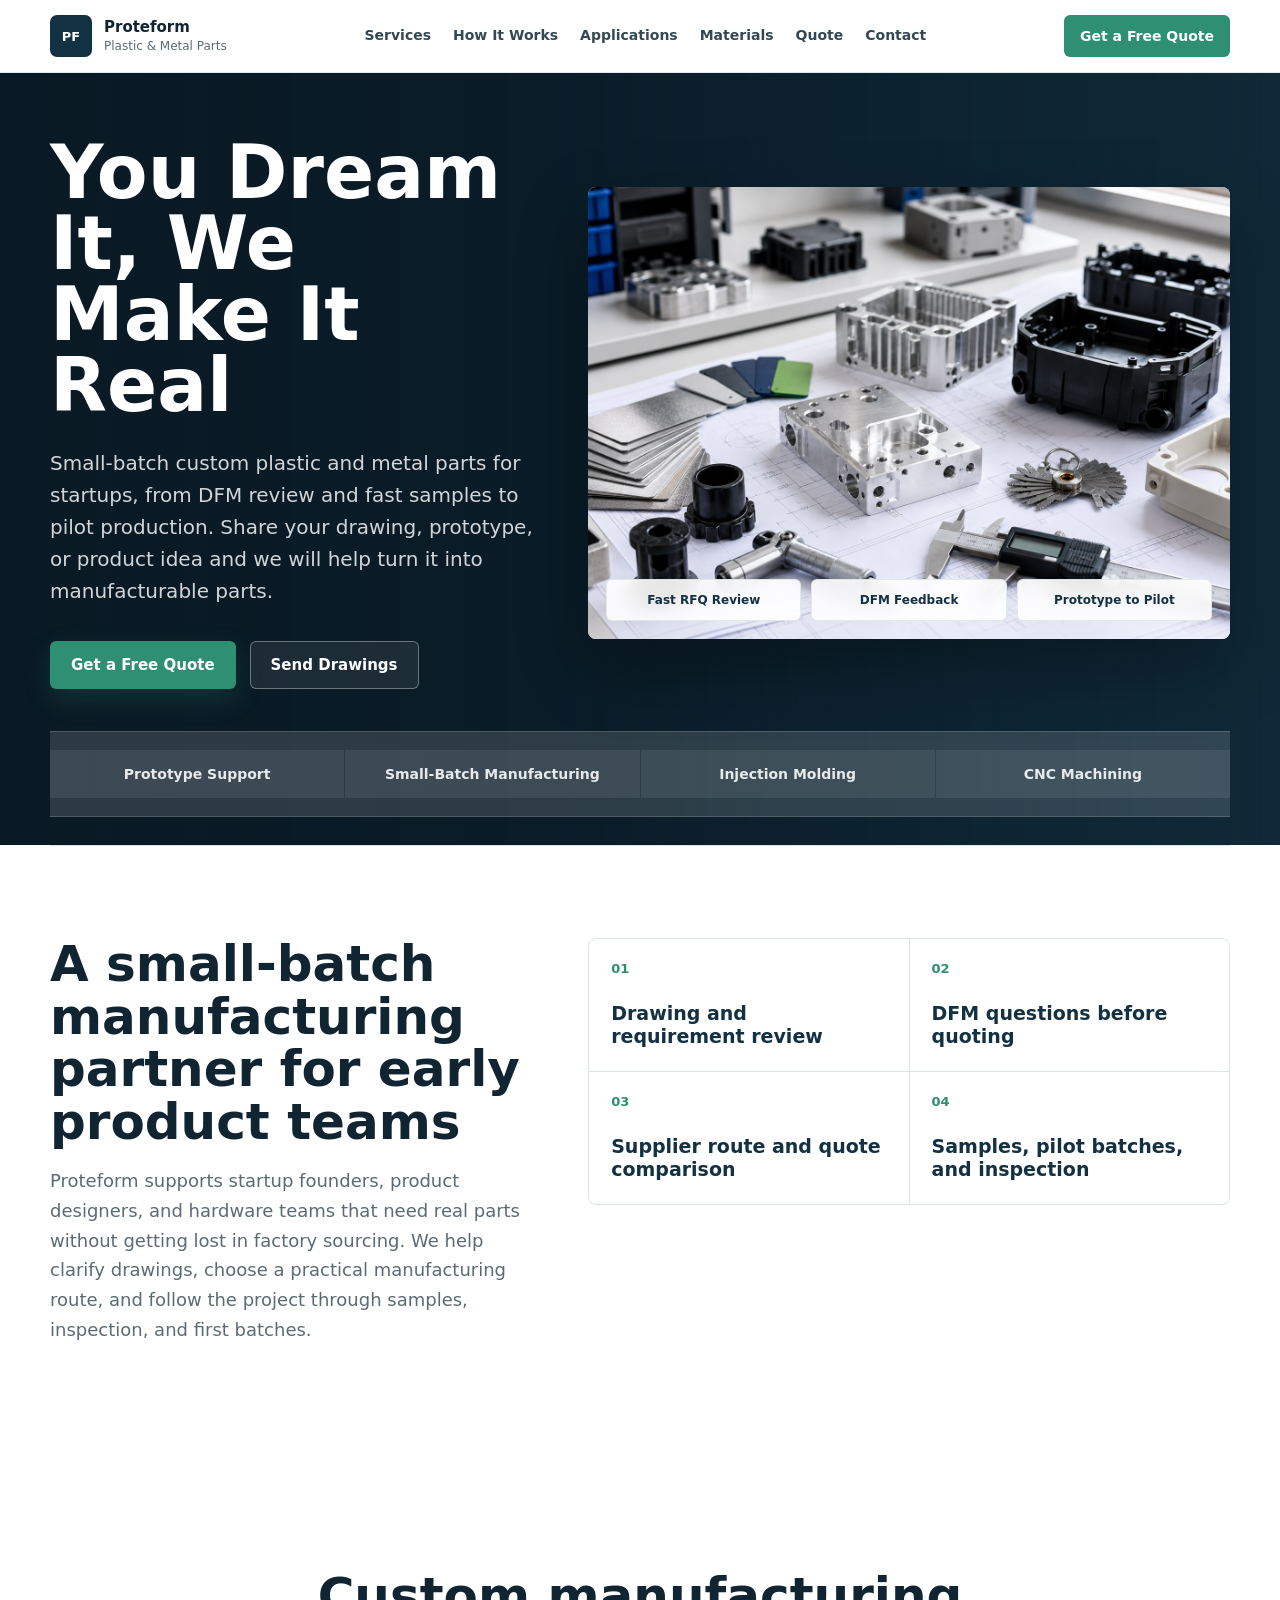
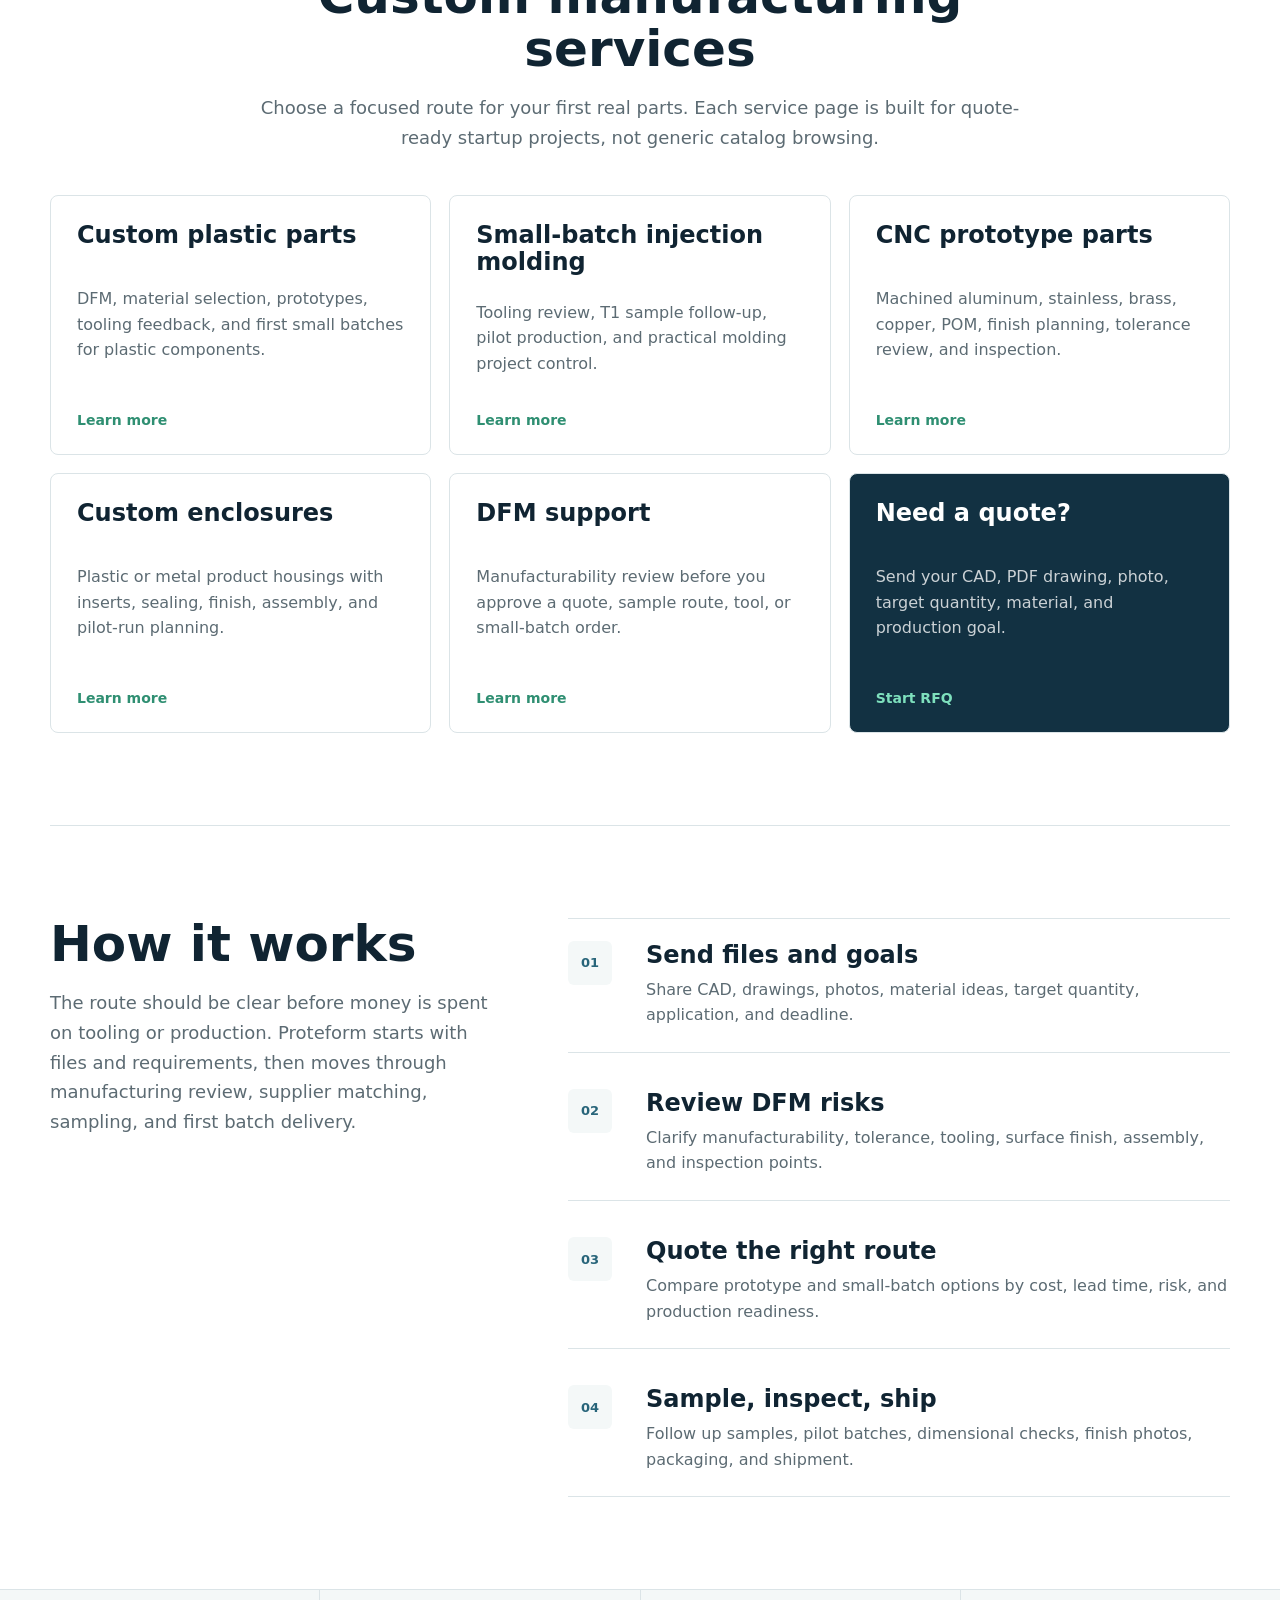
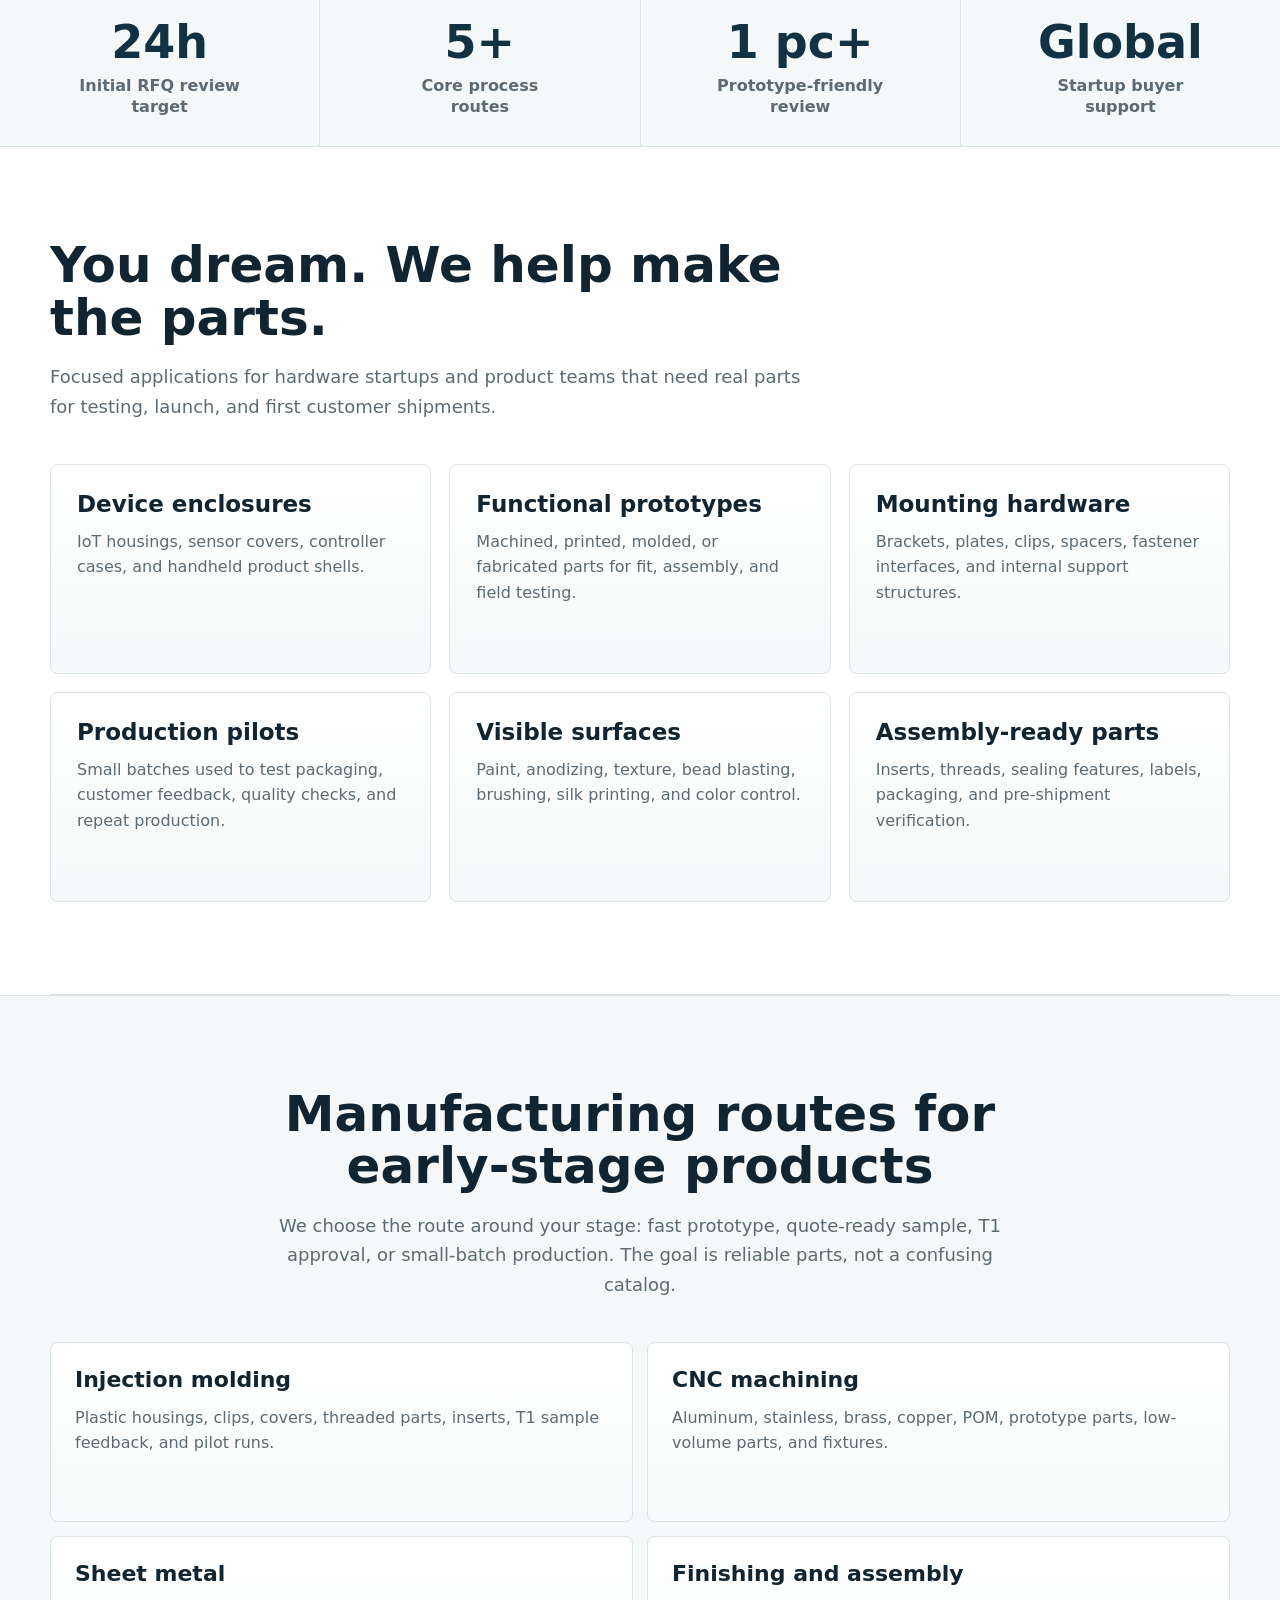
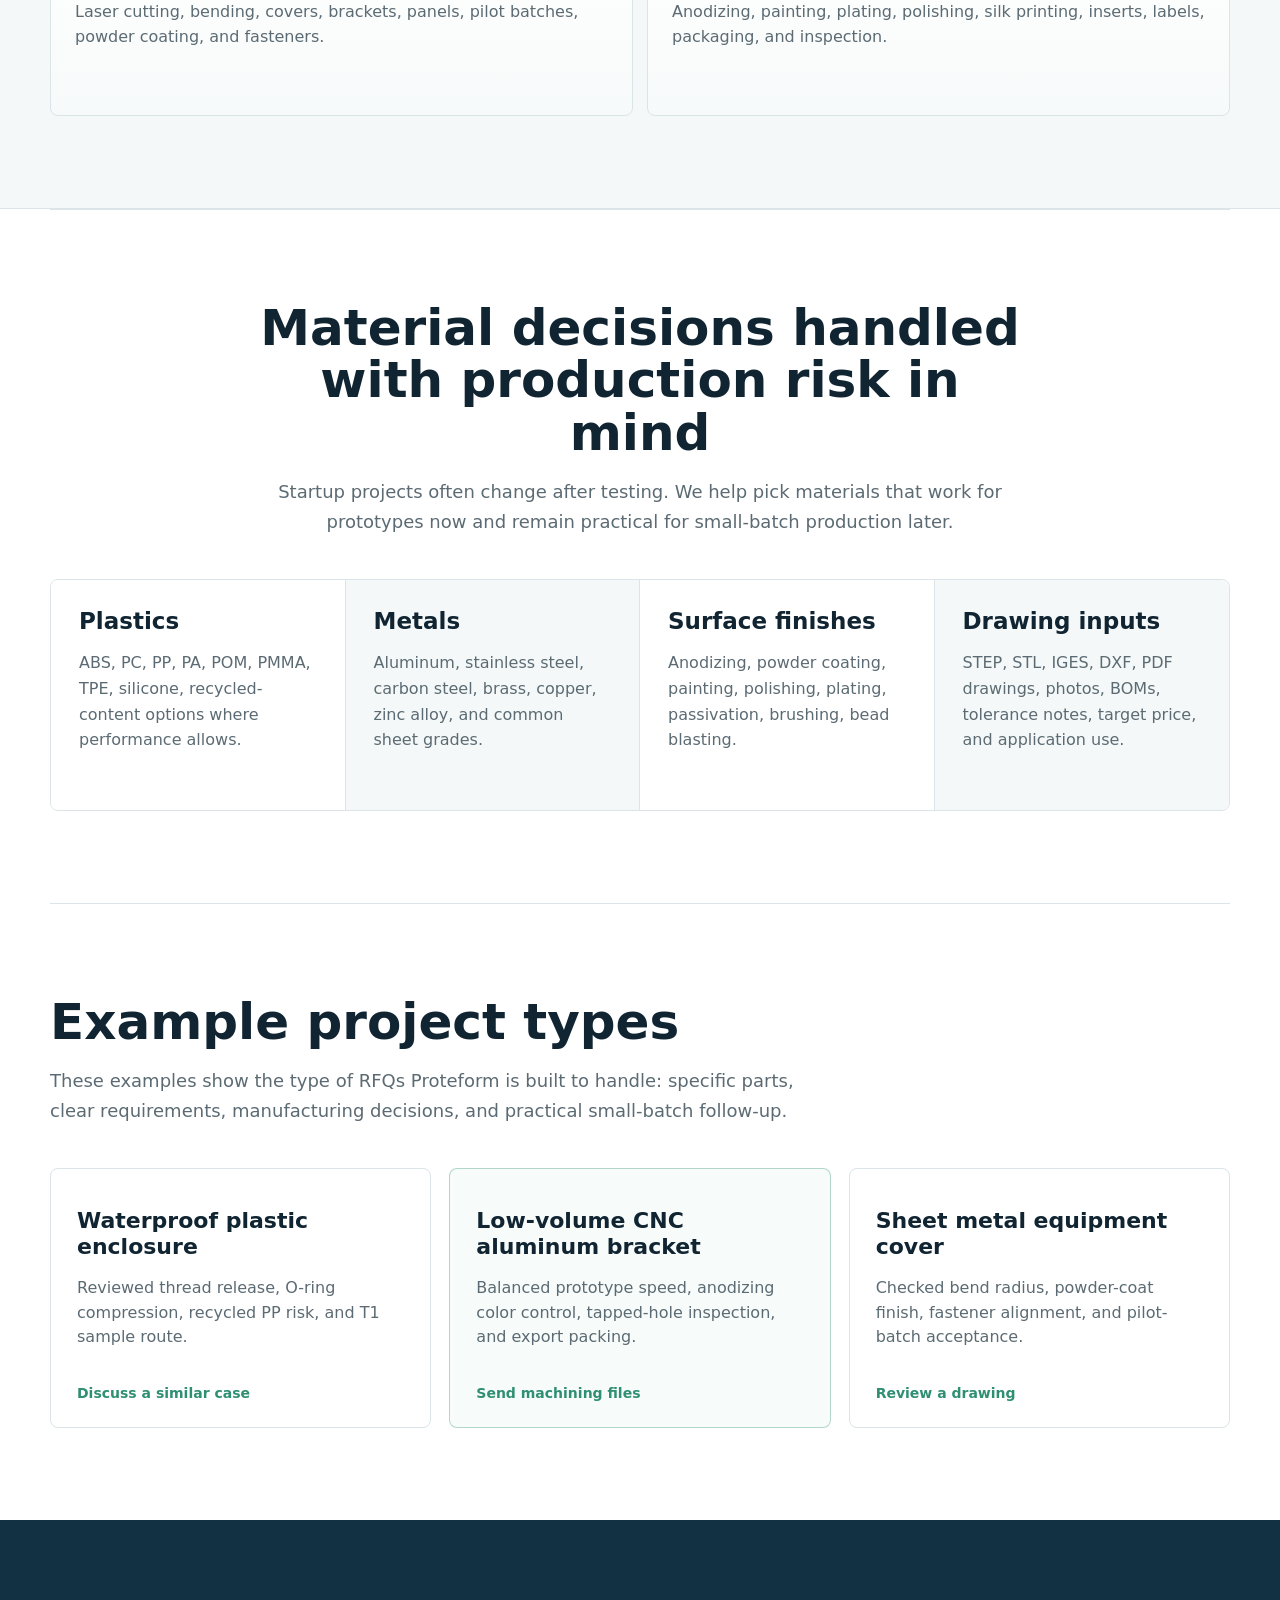
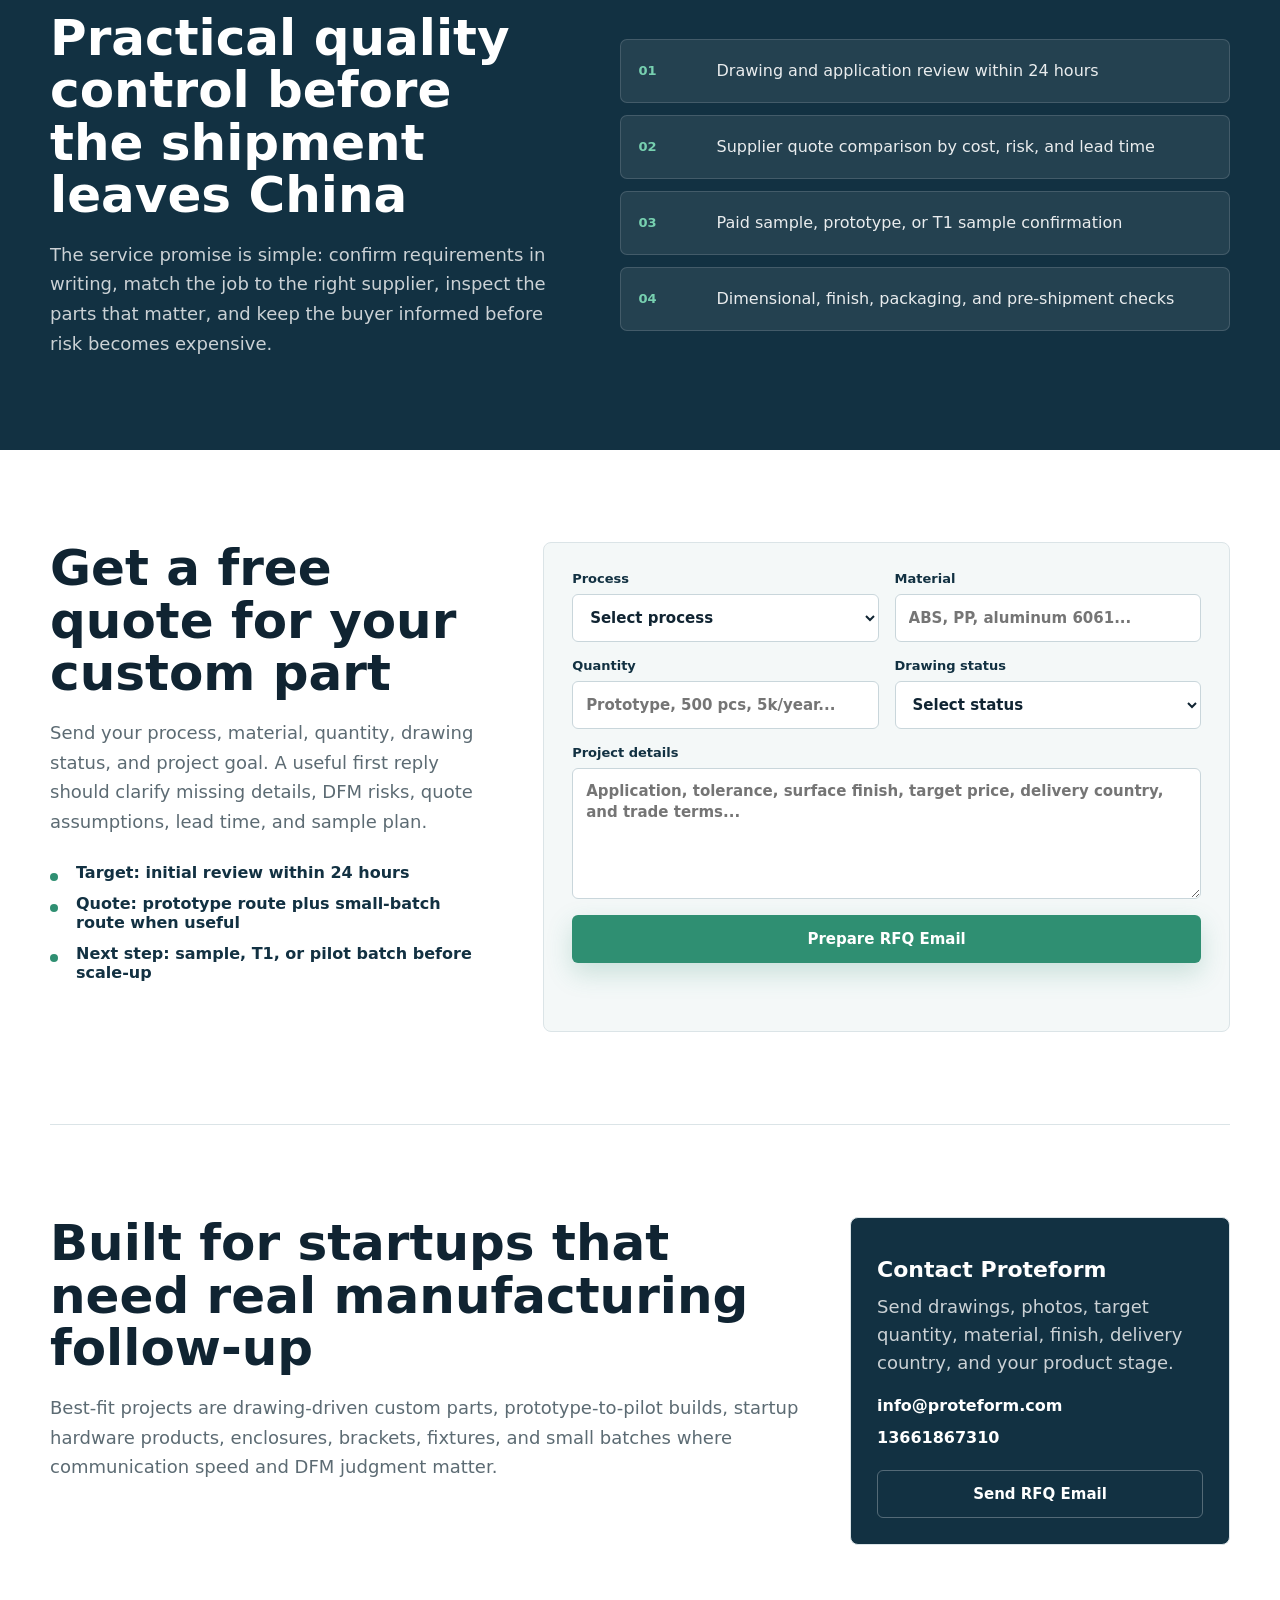
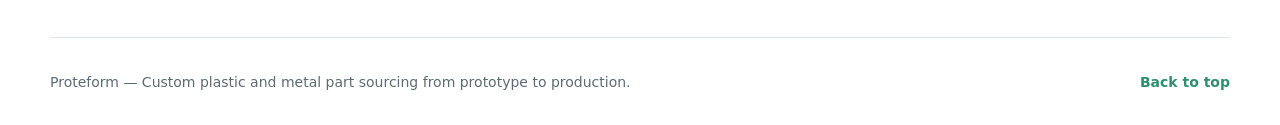
<file: index.html>
<!doctype html>
<html lang="en">
  <head>
    <meta charset="UTF-8" />
    <meta name="viewport" content="width=device-width, initial-scale=1.0" />
    <title>Small-Batch Custom Plastic & Metal Parts for Startups | Proteform</title>
    <meta
      name="description"
      content="Proteform helps startups and small teams turn product ideas into custom plastic and metal parts through DFM support, fast sampling, and small-batch manufacturing."
    />
    <meta name="theme-color" content="#123142" />
    <link rel="icon" type="image/svg+xml" href="/favicon.svg" />
    <meta name="google-site-verification" content="UcQpDpprO4QYCtbapBcg1XHWOiO36UD1XU9hRL3J07M" />
    <script async src="https://www.googletagmanager.com/gtag/js?id=G-9VHHGEV1SQ"></script>
    <script>
      window.dataLayer = window.dataLayer || [];
      function gtag() {
        dataLayer.push(arguments);
      }
      gtag("js", new Date());
      gtag("config", "G-9VHHGEV1SQ");
    </script>
    <link rel="canonical" href="https://proteform.com/" />
    <meta property="og:title" content="Small-Batch Custom Plastic & Metal Parts for Startups | Proteform" />
    <meta
      property="og:description"
      content="DFM support, fast sampling, vetted suppliers, and small-batch manufacturing for startup plastic and metal part projects."
    />
    <meta property="og:type" content="website" />
    <meta property="og:url" content="https://proteform.com/" />
    <link rel="preload" as="image" href="assets/hero-workbench.png" />
    <link rel="stylesheet" href="styles.css" />
    <script type="application/ld+json">
      {
        "@context": "https://schema.org",
        "@type": "Organization",
        "name": "Proteform",
        "url": "https://proteform.com/",
        "email": "info@proteform.com",
        "telephone": "+8613661867310",
        "description": "Small-batch custom plastic and metal parts manufacturing support for startups and small teams.",
        "knowsAbout": [
          "custom plastic parts",
          "custom metal parts",
          "small-batch manufacturing",
          "prototype manufacturing",
          "DFM support",
          "injection molding",
          "CNC machining"
        ],
        "makesOffer": {
          "@type": "Offer",
          "itemOffered": {
            "@type": "Service",
            "name": "Small-batch custom plastic and metal parts",
            "serviceType": "Prototype and small-batch manufacturing support",
            "areaServed": "Worldwide",
            "description": "DFM review, supplier matching, RFQ support, sampling, inspection, and small-batch production follow-up for custom plastic and metal parts."
          }
        }
      }
    </script>
  </head>
  <body>
    <header class="site-header" id="home">
      <nav class="nav" aria-label="Primary navigation">
        <a class="brand" href="#home" aria-label="Proteform home">
          <span class="brand-mark">PF</span>
          <span>
            <strong>Proteform</strong>
            <small>Plastic & Metal Parts</small>
          </span>
        </a>
        <button class="menu-button" type="button" aria-expanded="false" aria-controls="nav-links">
          <span></span>
          <span></span>
          <span></span>
          Menu
        </button>
        <div class="nav-links" id="nav-links">
          <a href="#services">Services</a>
          <a href="#process">How It Works</a>
          <a href="#applications">Applications</a>
          <a href="#materials">Materials</a>
          <a href="#quote">Quote</a>
          <a href="#contact">Contact</a>
        </div>
        <a class="nav-cta" href="#quote">Get a Free Quote</a>
      </nav>
    </header>

    <main>
      <section class="hero benchmark-hero" aria-labelledby="hero-title">
        <div class="hero-content">
          <div class="hero-copy">
            <h1 id="hero-title">You Dream It, We Make It Real</h1>
            <p>
              Small-batch custom plastic and metal parts for startups, from DFM review and fast samples to pilot
              production. Share your drawing, prototype, or product idea and we will help turn it into manufacturable
              parts.
            </p>
            <div class="hero-actions">
              <a class="button primary" href="#quote">Get a Free Quote</a>
              <a class="button secondary" href="mailto:info@proteform.com?subject=Custom%20Parts%20RFQ">Send Drawings</a>
            </div>
          </div>
          <figure class="hero-media">
            <img
              src="assets/hero-workbench.png"
              alt="Custom plastic housings, machined metal parts, calipers, and engineering drawings on an inspection workbench"
            />
            <figcaption>
              <span>Fast RFQ Review</span>
              <span>DFM Feedback</span>
              <span>Prototype to Pilot</span>
            </figcaption>
          </figure>
        </div>
        <div class="hero-strip" aria-label="Core service checkpoints">
          <span>Prototype Support</span>
          <span>Small-Batch Manufacturing</span>
          <span>Injection Molding</span>
          <span>CNC Machining</span>
        </div>
      </section>

      <section class="section supplier-intro" aria-labelledby="supplier-intro-title">
        <div class="section-heading align-left">
          <h2 id="supplier-intro-title">A small-batch manufacturing partner for early product teams</h2>
          <p>
            Proteform supports startup founders, product designers, and hardware teams that need real parts without
            getting lost in factory sourcing. We help clarify drawings, choose a practical manufacturing route, and
            follow the project through samples, inspection, and first batches.
          </p>
        </div>
        <div class="intro-ledger">
          <div>
            <strong>01</strong>
            <span>Drawing and requirement review</span>
          </div>
          <div>
            <strong>02</strong>
            <span>DFM questions before quoting</span>
          </div>
          <div>
            <strong>03</strong>
            <span>Supplier route and quote comparison</span>
          </div>
          <div>
            <strong>04</strong>
            <span>Samples, pilot batches, and inspection</span>
          </div>
        </div>
      </section>

      <section class="section service-showcase" id="services" aria-labelledby="services-title">
        <div class="section-heading">
          <h2 id="services-title">Custom manufacturing services</h2>
          <p>
            Choose a focused route for your first real parts. Each service page is built for quote-ready startup
            projects, not generic catalog browsing.
          </p>
        </div>
        <div class="benchmark-card-grid">
          <article>
            <h3>Custom plastic parts</h3>
            <p>DFM, material selection, prototypes, tooling feedback, and first small batches for plastic components.</p>
            <a href="custom-plastic-parts-for-startups/">Learn more</a>
          </article>
          <article>
            <h3>Small-batch injection molding</h3>
            <p>Tooling review, T1 sample follow-up, pilot production, and practical molding project control.</p>
            <a href="small-batch-injection-molding/">Learn more</a>
          </article>
          <article>
            <h3>CNC prototype parts</h3>
            <p>Machined aluminum, stainless, brass, copper, POM, finish planning, tolerance review, and inspection.</p>
            <a href="cnc-machined-parts-for-prototypes/">Learn more</a>
          </article>
          <article>
            <h3>Custom enclosures</h3>
            <p>Plastic or metal product housings with inserts, sealing, finish, assembly, and pilot-run planning.</p>
            <a href="custom-enclosures-for-hardware-startups/">Learn more</a>
          </article>
          <article>
            <h3>DFM support</h3>
            <p>Manufacturability review before you approve a quote, sample route, tool, or small-batch order.</p>
            <a href="dfm-support-for-custom-parts/">Learn more</a>
          </article>
          <article class="quote-card">
            <h3>Need a quote?</h3>
            <p>Send your CAD, PDF drawing, photo, target quantity, material, and production goal.</p>
            <a href="#quote">Start RFQ</a>
          </article>
        </div>
      </section>

      <section class="section split" id="process" aria-labelledby="process-title">
        <div class="section-heading align-left">
          <h2 id="process-title">How it works</h2>
          <p>
            The route should be clear before money is spent on tooling or production. Proteform starts with files and
            requirements, then moves through manufacturing review, supplier matching, sampling, and first batch
            delivery.
          </p>
        </div>
        <div class="capability-list">
          <article>
            <span class="number">01</span>
            <div>
              <h3>Send files and goals</h3>
              <p>Share CAD, drawings, photos, material ideas, target quantity, application, and deadline.</p>
            </div>
          </article>
          <article>
            <span class="number">02</span>
            <div>
              <h3>Review DFM risks</h3>
              <p>Clarify manufacturability, tolerance, tooling, surface finish, assembly, and inspection points.</p>
            </div>
          </article>
          <article>
            <span class="number">03</span>
            <div>
              <h3>Quote the right route</h3>
              <p>Compare prototype and small-batch options by cost, lead time, risk, and production readiness.</p>
            </div>
          </article>
          <article>
            <span class="number">04</span>
            <div>
              <h3>Sample, inspect, ship</h3>
              <p>Follow up samples, pilot batches, dimensional checks, finish photos, packaging, and shipment.</p>
            </div>
          </article>
        </div>
      </section>

      <section class="section proof-band" aria-label="Proteform manufacturing proof points">
        <div>
          <strong>24h</strong>
          <span>Initial RFQ review target</span>
        </div>
        <div>
          <strong>5+</strong>
          <span>Core process routes</span>
        </div>
        <div>
          <strong>1 pc+</strong>
          <span>Prototype-friendly review</span>
        </div>
        <div>
          <strong>Global</strong>
          <span>Startup buyer support</span>
        </div>
      </section>

      <section class="section applications" id="applications" aria-labelledby="applications-title">
        <div class="section-heading align-left">
          <h2 id="applications-title">You dream. We help make the parts.</h2>
          <p>
            Focused applications for hardware startups and product teams that need real parts for testing, launch,
            and first customer shipments.
          </p>
        </div>
        <div class="application-grid">
          <article>
            <h3>Device enclosures</h3>
            <p>IoT housings, sensor covers, controller cases, and handheld product shells.</p>
          </article>
          <article>
            <h3>Functional prototypes</h3>
            <p>Machined, printed, molded, or fabricated parts for fit, assembly, and field testing.</p>
          </article>
          <article>
            <h3>Mounting hardware</h3>
            <p>Brackets, plates, clips, spacers, fastener interfaces, and internal support structures.</p>
          </article>
          <article>
            <h3>Production pilots</h3>
            <p>Small batches used to test packaging, customer feedback, quality checks, and repeat production.</p>
          </article>
          <article>
            <h3>Visible surfaces</h3>
            <p>Paint, anodizing, texture, bead blasting, brushing, silk printing, and color control.</p>
          </article>
          <article>
            <h3>Assembly-ready parts</h3>
            <p>Inserts, threads, sealing features, labels, packaging, and pre-shipment verification.</p>
          </article>
        </div>
      </section>

      <section class="section manufacturing-band" aria-labelledby="manufacturing-title">
        <div class="section-heading">
          <h2 id="manufacturing-title">Manufacturing routes for early-stage products</h2>
          <p>
            We choose the route around your stage: fast prototype, quote-ready sample, T1 approval, or small-batch
            production. The goal is reliable parts, not a confusing catalog.
          </p>
        </div>
        <div class="supplier-grid">
          <article>
            <h3>Injection molding</h3>
            <p>Plastic housings, clips, covers, threaded parts, inserts, T1 sample feedback, and pilot runs.</p>
          </article>
          <article>
            <h3>CNC machining</h3>
            <p>Aluminum, stainless, brass, copper, POM, prototype parts, low-volume parts, and fixtures.</p>
          </article>
          <article>
            <h3>Sheet metal</h3>
            <p>Laser cutting, bending, covers, brackets, panels, pilot batches, powder coating, and fasteners.</p>
          </article>
          <article>
            <h3>Finishing and assembly</h3>
            <p>Anodizing, painting, plating, polishing, silk printing, inserts, labels, packaging, and inspection.</p>
          </article>
        </div>
      </section>

      <section class="section materials" id="materials" aria-labelledby="materials-title">
        <div class="section-heading">
          <h2 id="materials-title">Material decisions handled with production risk in mind</h2>
          <p>
            Startup projects often change after testing. We help pick materials that work for prototypes now and
            remain practical for small-batch production later.
          </p>
        </div>
        <div class="material-board">
          <div>
            <h3>Plastics</h3>
            <p>ABS, PC, PP, PA, POM, PMMA, TPE, silicone, recycled-content options where performance allows.</p>
          </div>
          <div>
            <h3>Metals</h3>
            <p>Aluminum, stainless steel, carbon steel, brass, copper, zinc alloy, and common sheet grades.</p>
          </div>
          <div>
            <h3>Surface finishes</h3>
            <p>Anodizing, powder coating, painting, polishing, plating, passivation, brushing, bead blasting.</p>
          </div>
          <div>
            <h3>Drawing inputs</h3>
            <p>STEP, STL, IGES, DXF, PDF drawings, photos, BOMs, tolerance notes, target price, and application use.</p>
          </div>
        </div>
      </section>

      <section class="section cases" id="cases" aria-labelledby="cases-title">
        <div class="section-heading align-left">
          <h2 id="cases-title">Example project types</h2>
          <p>
            These examples show the type of RFQs Proteform is built to handle: specific parts, clear requirements,
            manufacturing decisions, and practical small-batch follow-up.
          </p>
        </div>
        <div class="case-row">
          <article>
            <h3>Waterproof plastic enclosure</h3>
            <p>Reviewed thread release, O-ring compression, recycled PP risk, and T1 sample route.</p>
            <a href="#quote">Discuss a similar case</a>
          </article>
          <article>
            <h3>Low-volume CNC aluminum bracket</h3>
            <p>Balanced prototype speed, anodizing color control, tapped-hole inspection, and export packing.</p>
            <a href="#quote">Send machining files</a>
          </article>
          <article>
            <h3>Sheet metal equipment cover</h3>
            <p>Checked bend radius, powder-coat finish, fastener alignment, and pilot-batch acceptance.</p>
            <a href="#quote">Review a drawing</a>
          </article>
        </div>
      </section>

      <section class="section quality" id="quality" aria-labelledby="quality-title">
        <div class="quality-panel">
          <div>
            <h2 id="quality-title">Practical quality control before the shipment leaves China</h2>
            <p>
              The service promise is simple: confirm requirements in writing, match the job to the right supplier,
              inspect the parts that matter, and keep the buyer informed before risk becomes expensive.
            </p>
          </div>
          <ol>
            <li><span>01</span> Drawing and application review within 24 hours</li>
            <li><span>02</span> Supplier quote comparison by cost, risk, and lead time</li>
            <li><span>03</span> Paid sample, prototype, or T1 sample confirmation</li>
            <li><span>04</span> Dimensional, finish, packaging, and pre-shipment checks</li>
          </ol>
        </div>
      </section>

      <section class="section rfq-section" id="quote" aria-labelledby="rfq-title">
        <div class="rfq-copy">
          <h2 id="rfq-title">Get a free quote for your custom part</h2>
          <p>
            Send your process, material, quantity, drawing status, and project goal. A useful first reply should
            clarify missing details, DFM risks, quote assumptions, lead time, and sample plan.
          </p>
          <ul>
            <li>Target: initial review within 24 hours</li>
            <li>Quote: prototype route plus small-batch route when useful</li>
            <li>Next step: sample, T1, or pilot batch before scale-up</li>
          </ul>
        </div>
        <form class="rfq-form" id="rfq-form">
          <label>
            Process
            <select name="process" required>
              <option value="">Select process</option>
              <option>Injection molding</option>
              <option>CNC machining</option>
              <option>Sheet metal</option>
              <option>Stamping</option>
              <option>Die casting</option>
              <option>Not sure yet</option>
            </select>
          </label>
          <label>
            Material
            <input name="material" type="text" placeholder="ABS, PP, aluminum 6061..." required />
          </label>
          <label>
            Quantity
            <input name="quantity" type="text" placeholder="Prototype, 500 pcs, 5k/year..." required />
          </label>
          <label>
            Drawing status
            <select name="drawing" required>
              <option value="">Select status</option>
              <option>STEP / CAD available</option>
              <option>PDF drawing available</option>
              <option>Photo or sample only</option>
              <option>Need DFM help</option>
            </select>
          </label>
          <label class="full">
            Project details
            <textarea
              name="message"
              rows="5"
              placeholder="Application, tolerance, surface finish, target price, delivery country, and trade terms..."
              required
            ></textarea>
          </label>
          <button class="button primary full" type="submit">Prepare RFQ Email</button>
          <p class="form-note" id="form-note" role="status" aria-live="polite"></p>
        </form>
      </section>

      <section class="section contact" id="contact" aria-labelledby="contact-title">
        <div>
          <h2 id="contact-title">Built for startups that need real manufacturing follow-up</h2>
          <p>
            Best-fit projects are drawing-driven custom parts, prototype-to-pilot builds, startup hardware products,
            enclosures, brackets, fixtures, and small batches where communication speed and DFM judgment matter.
          </p>
        </div>
        <div class="contact-card">
          <h3>Contact Proteform</h3>
          <p>Send drawings, photos, target quantity, material, finish, delivery country, and your product stage.</p>
          <div class="contact-detail-list" aria-label="Proteform contact details">
            <a href="mailto:info@proteform.com">info@proteform.com</a>
            <a href="tel:+8613661867310">13661867310</a>
          </div>
          <a class="button secondary" href="mailto:info@proteform.com?subject=Custom%20Parts%20RFQ">Send RFQ Email</a>
        </div>
      </section>
    </main>

    <footer class="footer">
      <p>Proteform — Custom plastic and metal part sourcing from prototype to production.</p>
      <a href="#home">Back to top</a>
    </footer>

    <script src="script.js"></script>
  </body>
</html>
</file>
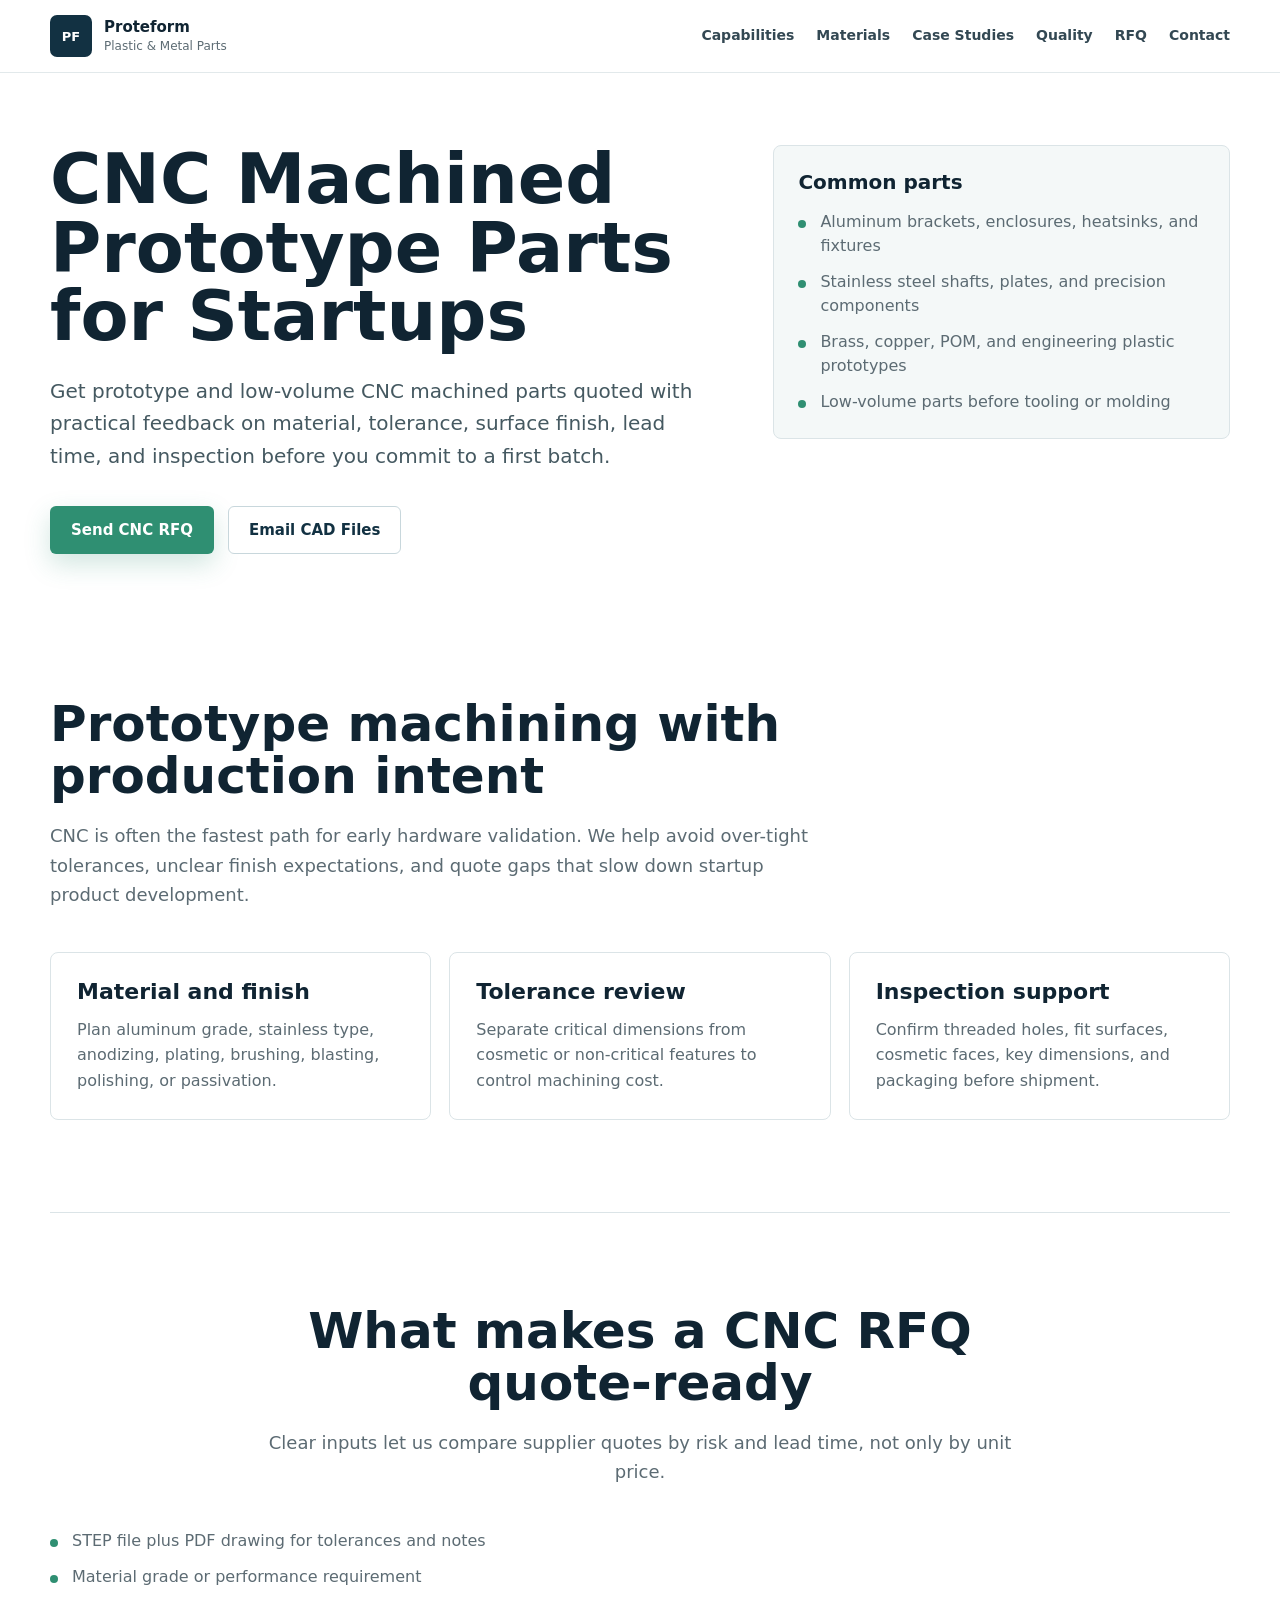
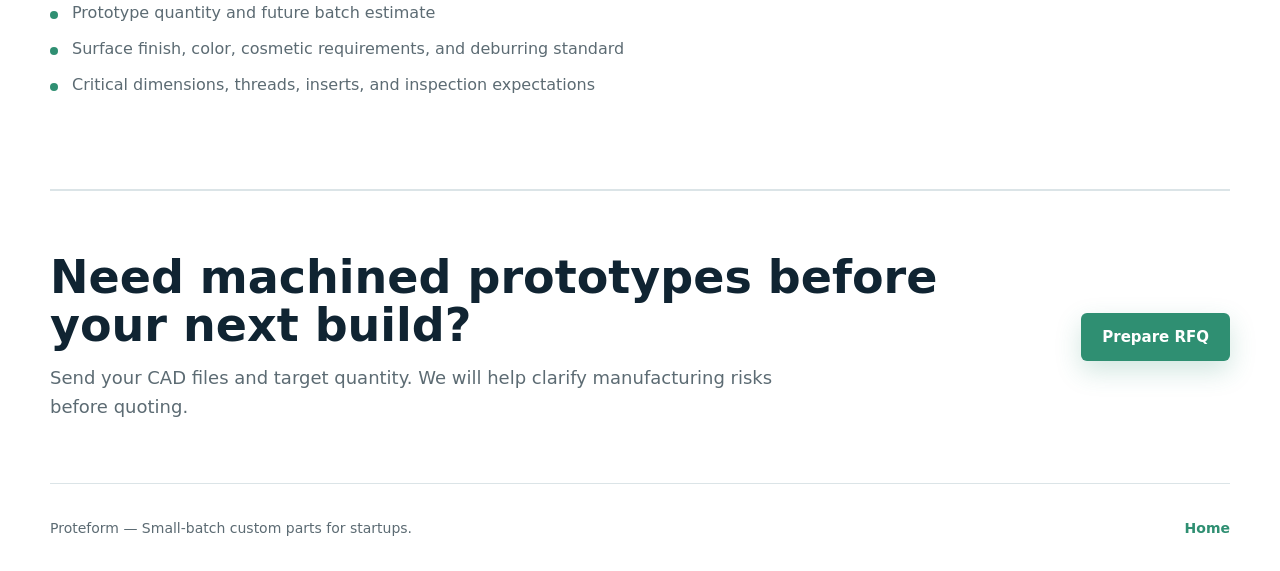
<file: cnc-machined-parts-for-prototypes/index.html>
<!doctype html>
<html lang="en">
  <head>
    <meta charset="UTF-8" />
    <meta name="viewport" content="width=device-width, initial-scale=1.0" />
    <title>CNC Machined Prototype Parts for Startups | Proteform</title>
    <meta
      name="description"
      content="CNC machined prototype parts for startups and small teams. Proteform supports aluminum, stainless, brass, POM, DFM review, surface finish, and small-batch machining."
    />
    <meta name="theme-color" content="#123142" />
    <link rel="icon" type="image/svg+xml" href="/favicon.svg" />
    <link rel="canonical" href="https://proteform.com/cnc-machined-parts-for-prototypes/" />
    <meta property="og:title" content="CNC Machined Prototype Parts for Startups | Proteform" />
    <meta
      property="og:description"
      content="CNC prototype and small-batch machined parts with material, finish, tolerance, and inspection support."
    />
    <meta property="og:type" content="website" />
    <meta property="og:url" content="https://proteform.com/cnc-machined-parts-for-prototypes/" />
    <link rel="stylesheet" href="../styles.css" />
    <script type="application/ld+json">
      {
        "@context": "https://schema.org",
        "@type": "Service",
        "name": "CNC Machined Prototype Parts",
        "provider": { "@type": "Organization", "name": "Proteform", "url": "https://proteform.com/" },
        "areaServed": "Worldwide",
        "serviceType": "CNC prototype and small-batch machining support",
        "description": "CNC machined prototype and small-batch part support for startups, including material guidance, DFM review, surface finish planning, inspection, and supplier follow-up."
      }
    </script>
  </head>
  <body>
    <header class="site-header">
      <nav class="nav" aria-label="Primary navigation">
        <a class="brand" href="../index.html" aria-label="Proteform home">
          <span class="brand-mark">PF</span>
          <span><strong>Proteform</strong><small>Plastic & Metal Parts</small></span>
        </a>
        <button class="menu-button" type="button" aria-expanded="false" aria-controls="nav-links">
          <span></span><span></span><span></span>Menu
        </button>
        <div class="nav-links" id="nav-links">
          <a href="../index.html#capabilities">Capabilities</a>
          <a href="../index.html#materials">Materials</a>
          <a href="../index.html#cases">Case Studies</a>
          <a href="../index.html#quality">Quality</a>
          <a href="../index.html#quote">RFQ</a>
          <a href="../index.html#contact">Contact</a>
        </div>
      </nav>
    </header>

    <main>
      <section class="service-hero">
        <div>
          <h1>CNC Machined Prototype Parts for Startups</h1>
          <p>
            Get prototype and low-volume CNC machined parts quoted with practical feedback on material, tolerance,
            surface finish, lead time, and inspection before you commit to a first batch.
          </p>
          <div class="hero-actions">
            <a class="button primary" href="../index.html#quote">Send CNC RFQ</a>
            <a class="button secondary" href="mailto:info@proteform.com?subject=CNC%20Prototype%20Parts%20RFQ">
              Email CAD Files
            </a>
          </div>
        </div>
        <aside class="service-meta">
          <h2>Common parts</h2>
          <ul>
            <li>Aluminum brackets, enclosures, heatsinks, and fixtures</li>
            <li>Stainless steel shafts, plates, and precision components</li>
            <li>Brass, copper, POM, and engineering plastic prototypes</li>
            <li>Low-volume parts before tooling or molding</li>
          </ul>
        </aside>
      </section>

      <section class="section">
        <div class="section-heading align-left">
          <h2>Prototype machining with production intent</h2>
          <p>
            CNC is often the fastest path for early hardware validation. We help avoid over-tight tolerances, unclear
            finish expectations, and quote gaps that slow down startup product development.
          </p>
        </div>
        <div class="service-grid">
          <article class="service-card">
            <h3>Material and finish</h3>
            <p>Plan aluminum grade, stainless type, anodizing, plating, brushing, blasting, polishing, or passivation.</p>
          </article>
          <article class="service-card">
            <h3>Tolerance review</h3>
            <p>Separate critical dimensions from cosmetic or non-critical features to control machining cost.</p>
          </article>
          <article class="service-card">
            <h3>Inspection support</h3>
            <p>Confirm threaded holes, fit surfaces, cosmetic faces, key dimensions, and packaging before shipment.</p>
          </article>
        </div>
      </section>

      <section class="section service-process">
        <div class="section-heading">
          <h2>What makes a CNC RFQ quote-ready</h2>
          <p>Clear inputs let us compare supplier quotes by risk and lead time, not only by unit price.</p>
        </div>
        <ul class="service-list">
          <li>STEP file plus PDF drawing for tolerances and notes</li>
          <li>Material grade or performance requirement</li>
          <li>Prototype quantity and future batch estimate</li>
          <li>Surface finish, color, cosmetic requirements, and deburring standard</li>
          <li>Critical dimensions, threads, inserts, and inspection expectations</li>
        </ul>
      </section>

      <section class="service-cta">
        <div>
          <h2>Need machined prototypes before your next build?</h2>
          <p>Send your CAD files and target quantity. We will help clarify manufacturing risks before quoting.</p>
        </div>
        <a class="button primary" href="../index.html#quote">Prepare RFQ</a>
      </section>
    </main>

    <footer class="footer">
      <p>Proteform — Small-batch custom parts for startups.</p>
      <a href="../index.html">Home</a>
    </footer>
    <script src="../script.js"></script>
  </body>
</html>
</file>
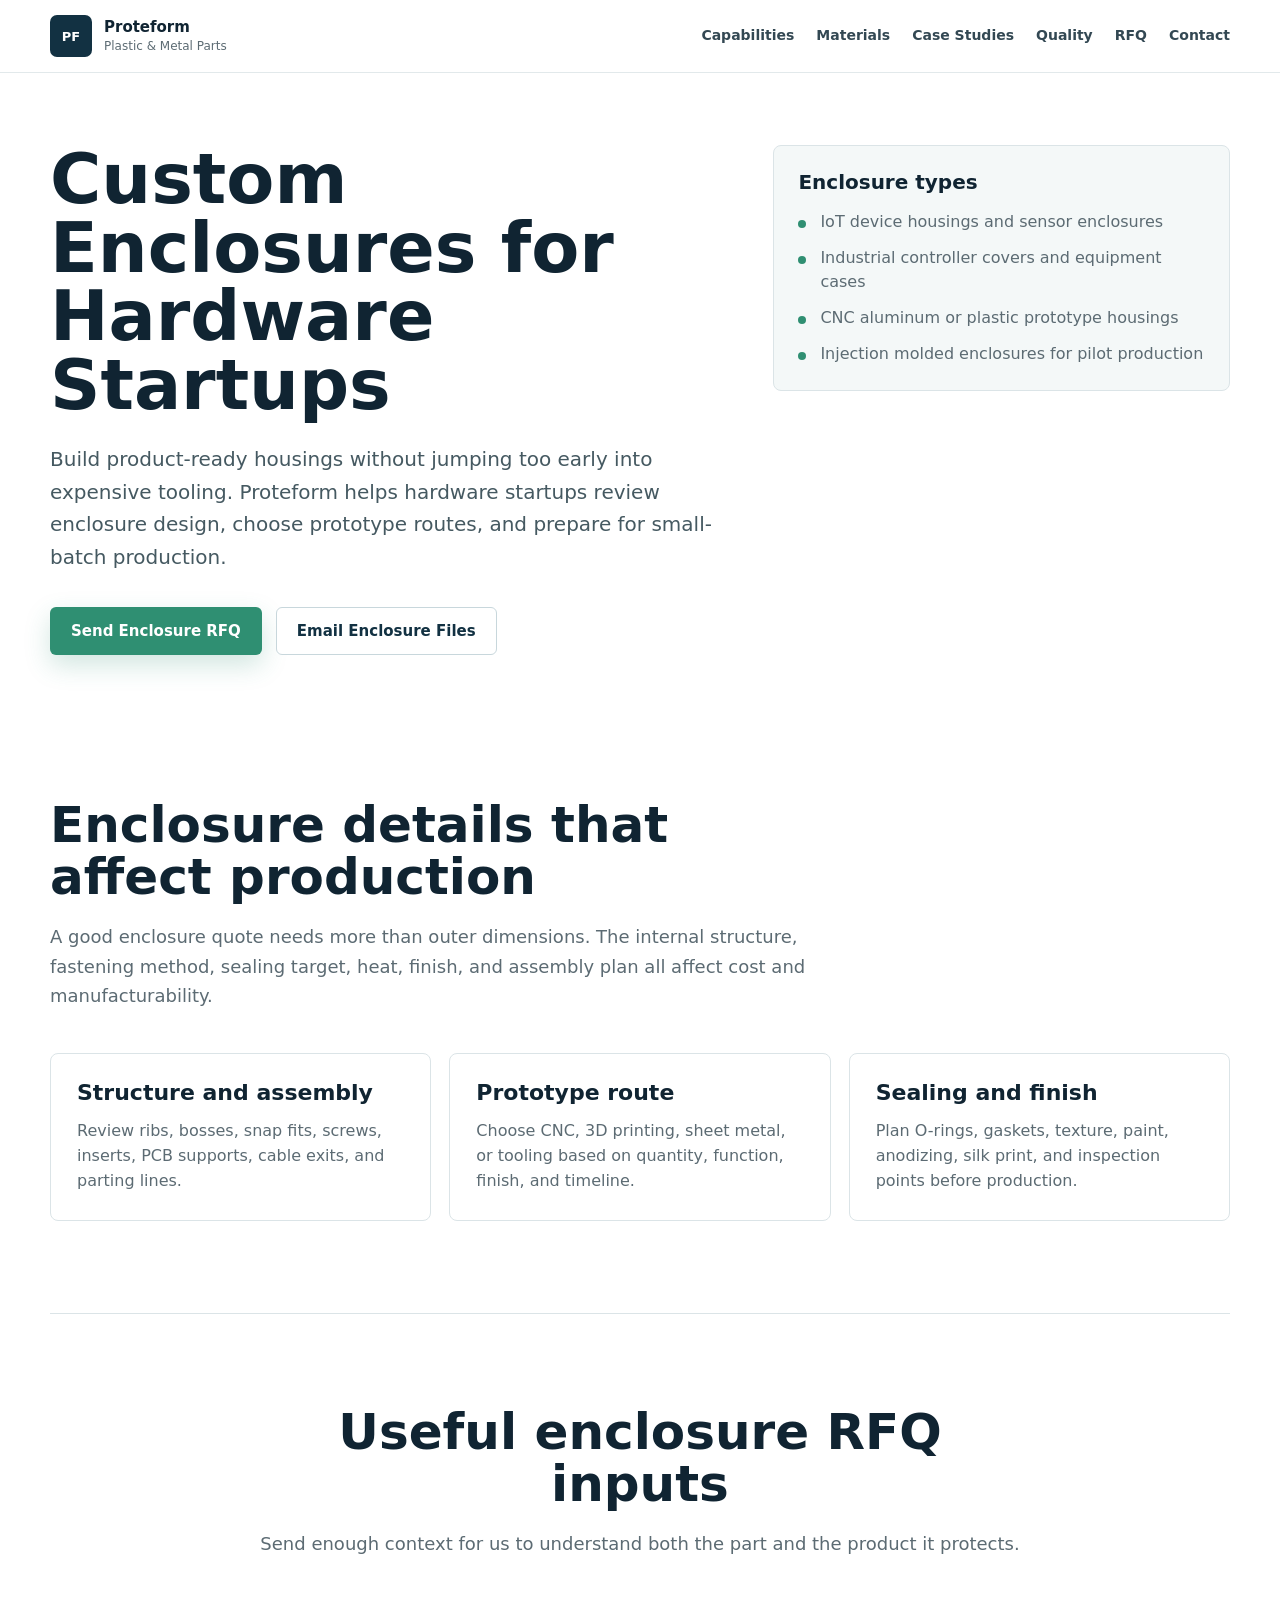
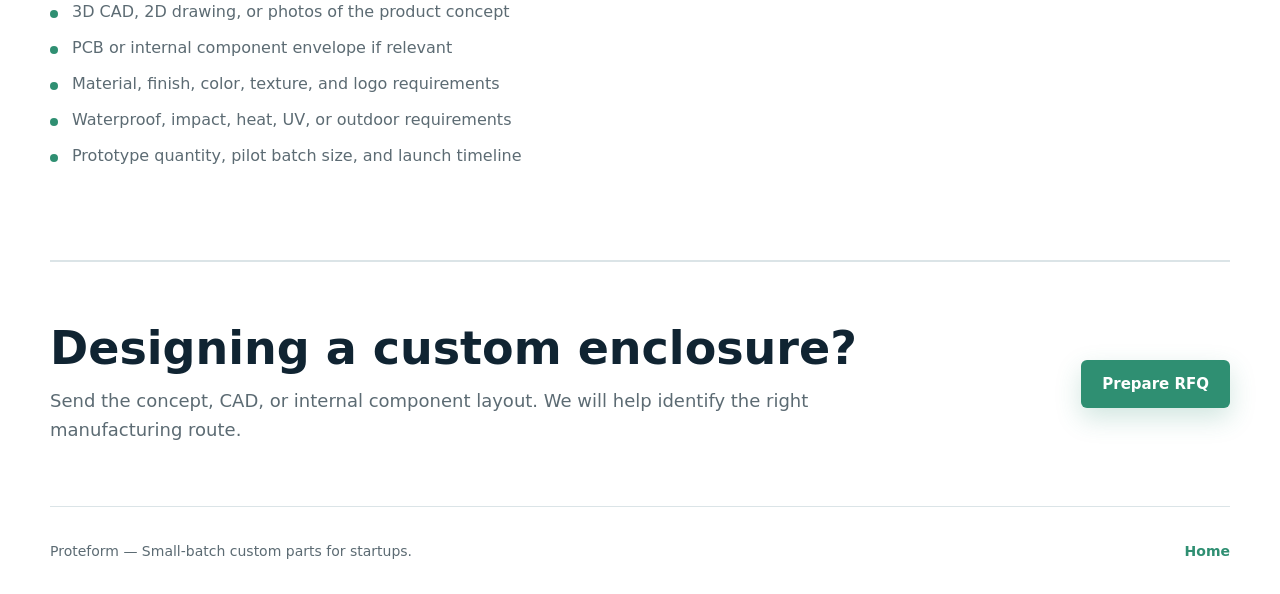
<file: custom-enclosures-for-hardware-startups/index.html>
<!doctype html>
<html lang="en">
  <head>
    <meta charset="UTF-8" />
    <meta name="viewport" content="width=device-width, initial-scale=1.0" />
    <title>Custom Enclosures for Hardware Startups | Proteform</title>
    <meta
      name="description"
      content="Custom plastic and metal enclosures for hardware startups. Proteform supports DFM, prototyping, CNC or injection molding routes, inserts, sealing, finish, and small-batch production."
    />
    <meta name="theme-color" content="#123142" />
    <link rel="icon" type="image/svg+xml" href="/favicon.svg" />
    <link rel="canonical" href="https://proteform.com/custom-enclosures-for-hardware-startups/" />
    <meta property="og:title" content="Custom Enclosures for Hardware Startups | Proteform" />
    <meta
      property="og:description"
      content="Prototype and small-batch custom enclosures for hardware startups, with DFM, material, finish, insert, and sealing support."
    />
    <meta property="og:type" content="website" />
    <meta property="og:url" content="https://proteform.com/custom-enclosures-for-hardware-startups/" />
    <link rel="stylesheet" href="../styles.css" />
    <script type="application/ld+json">
      {
        "@context": "https://schema.org",
        "@type": "Service",
        "name": "Custom Enclosures for Hardware Startups",
        "provider": { "@type": "Organization", "name": "Proteform", "url": "https://proteform.com/" },
        "areaServed": "Worldwide",
        "serviceType": "Custom enclosure prototyping and small-batch manufacturing",
        "description": "Custom plastic and metal enclosure support for hardware startups, including DFM review, prototype route selection, inserts, sealing, surface finish, and small-batch production follow-up."
      }
    </script>
  </head>
  <body>
    <header class="site-header">
      <nav class="nav" aria-label="Primary navigation">
        <a class="brand" href="../index.html" aria-label="Proteform home">
          <span class="brand-mark">PF</span>
          <span><strong>Proteform</strong><small>Plastic & Metal Parts</small></span>
        </a>
        <button class="menu-button" type="button" aria-expanded="false" aria-controls="nav-links">
          <span></span><span></span><span></span>Menu
        </button>
        <div class="nav-links" id="nav-links">
          <a href="../index.html#capabilities">Capabilities</a>
          <a href="../index.html#materials">Materials</a>
          <a href="../index.html#cases">Case Studies</a>
          <a href="../index.html#quality">Quality</a>
          <a href="../index.html#quote">RFQ</a>
          <a href="../index.html#contact">Contact</a>
        </div>
      </nav>
    </header>

    <main>
      <section class="service-hero">
        <div>
          <h1>Custom Enclosures for Hardware Startups</h1>
          <p>
            Build product-ready housings without jumping too early into expensive tooling. Proteform helps hardware
            startups review enclosure design, choose prototype routes, and prepare for small-batch production.
          </p>
          <div class="hero-actions">
            <a class="button primary" href="../index.html#quote">Send Enclosure RFQ</a>
            <a class="button secondary" href="mailto:info@proteform.com?subject=Custom%20Enclosure%20RFQ">
              Email Enclosure Files
            </a>
          </div>
        </div>
        <aside class="service-meta">
          <h2>Enclosure types</h2>
          <ul>
            <li>IoT device housings and sensor enclosures</li>
            <li>Industrial controller covers and equipment cases</li>
            <li>CNC aluminum or plastic prototype housings</li>
            <li>Injection molded enclosures for pilot production</li>
          </ul>
        </aside>
      </section>

      <section class="section">
        <div class="section-heading align-left">
          <h2>Enclosure details that affect production</h2>
          <p>
            A good enclosure quote needs more than outer dimensions. The internal structure, fastening method, sealing
            target, heat, finish, and assembly plan all affect cost and manufacturability.
          </p>
        </div>
        <div class="service-grid">
          <article class="service-card">
            <h3>Structure and assembly</h3>
            <p>Review ribs, bosses, snap fits, screws, inserts, PCB supports, cable exits, and parting lines.</p>
          </article>
          <article class="service-card">
            <h3>Prototype route</h3>
            <p>Choose CNC, 3D printing, sheet metal, or tooling based on quantity, function, finish, and timeline.</p>
          </article>
          <article class="service-card">
            <h3>Sealing and finish</h3>
            <p>Plan O-rings, gaskets, texture, paint, anodizing, silk print, and inspection points before production.</p>
          </article>
        </div>
      </section>

      <section class="section service-process">
        <div class="section-heading">
          <h2>Useful enclosure RFQ inputs</h2>
          <p>Send enough context for us to understand both the part and the product it protects.</p>
        </div>
        <ul class="service-list">
          <li>3D CAD, 2D drawing, or photos of the product concept</li>
          <li>PCB or internal component envelope if relevant</li>
          <li>Material, finish, color, texture, and logo requirements</li>
          <li>Waterproof, impact, heat, UV, or outdoor requirements</li>
          <li>Prototype quantity, pilot batch size, and launch timeline</li>
        </ul>
      </section>

      <section class="service-cta">
        <div>
          <h2>Designing a custom enclosure?</h2>
          <p>Send the concept, CAD, or internal component layout. We will help identify the right manufacturing route.</p>
        </div>
        <a class="button primary" href="../index.html#quote">Prepare RFQ</a>
      </section>
    </main>

    <footer class="footer">
      <p>Proteform — Small-batch custom parts for startups.</p>
      <a href="../index.html">Home</a>
    </footer>
    <script src="../script.js"></script>
  </body>
</html>
</file>
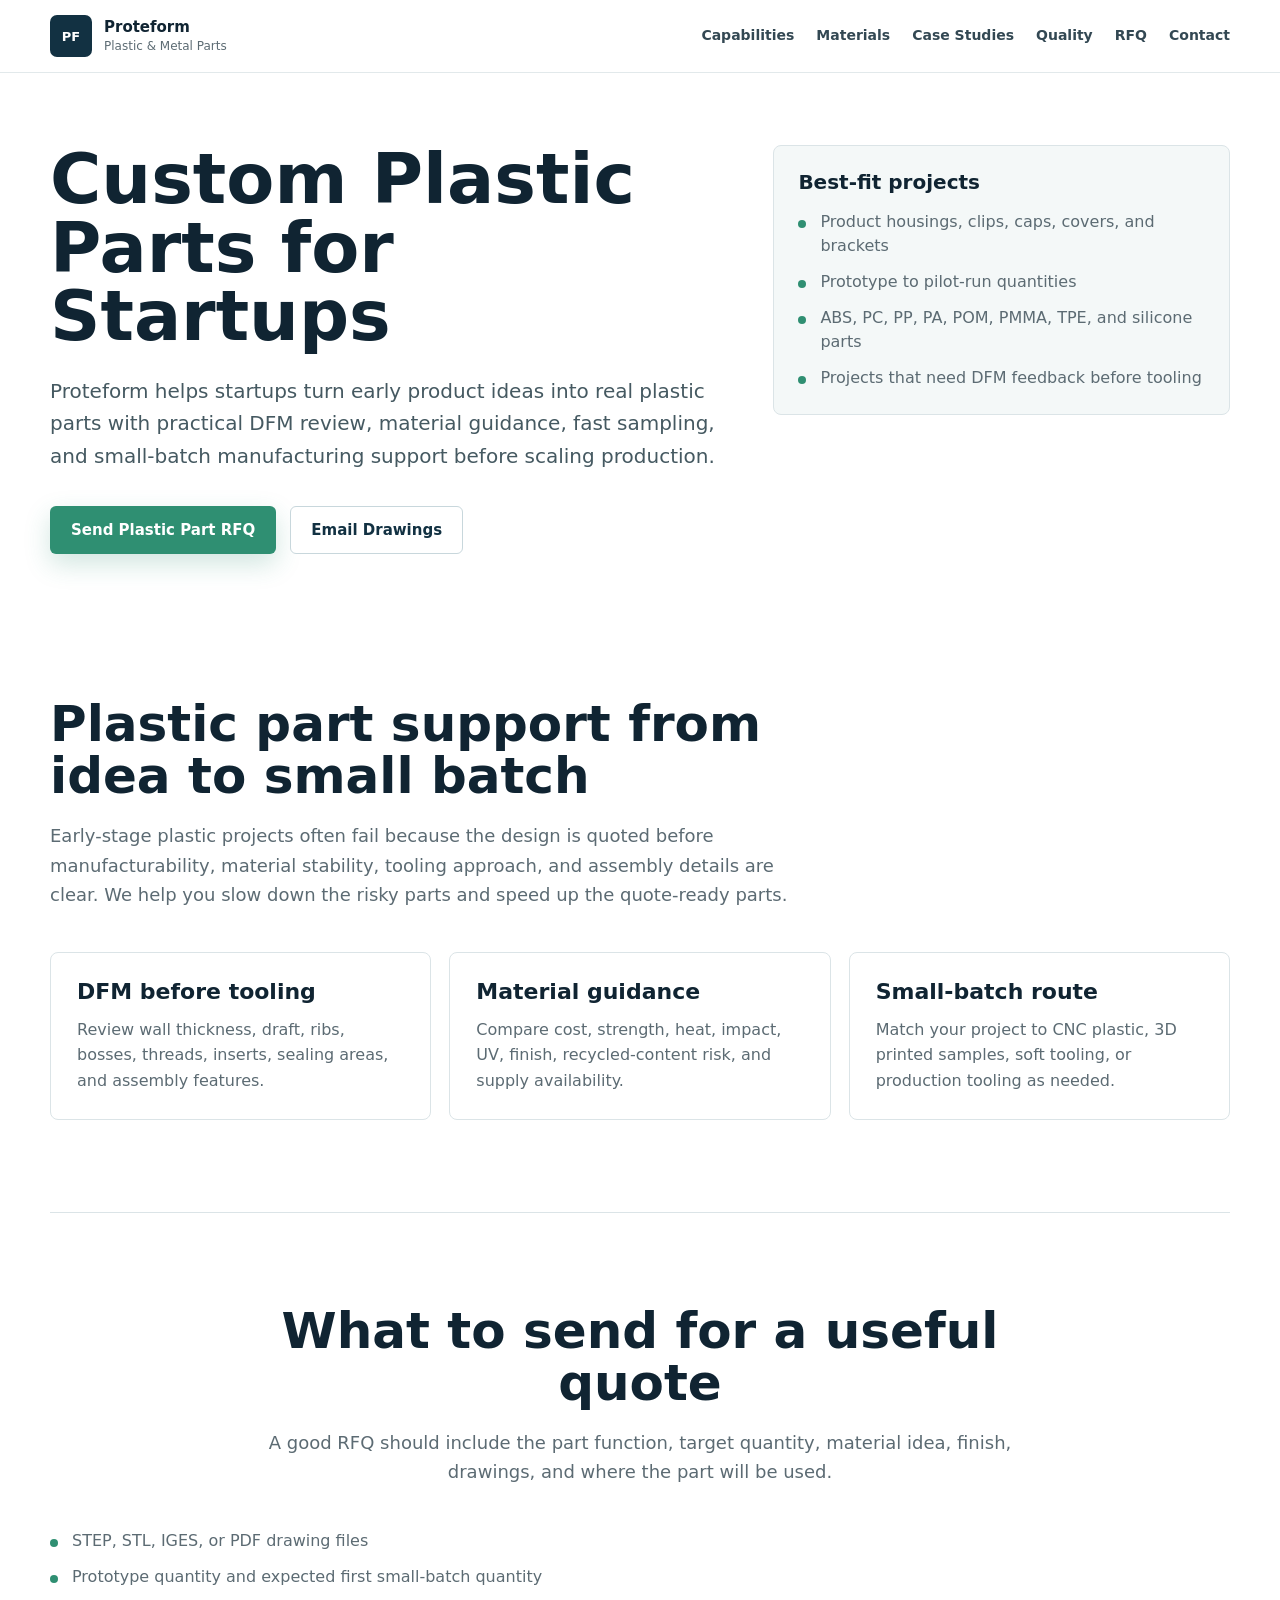
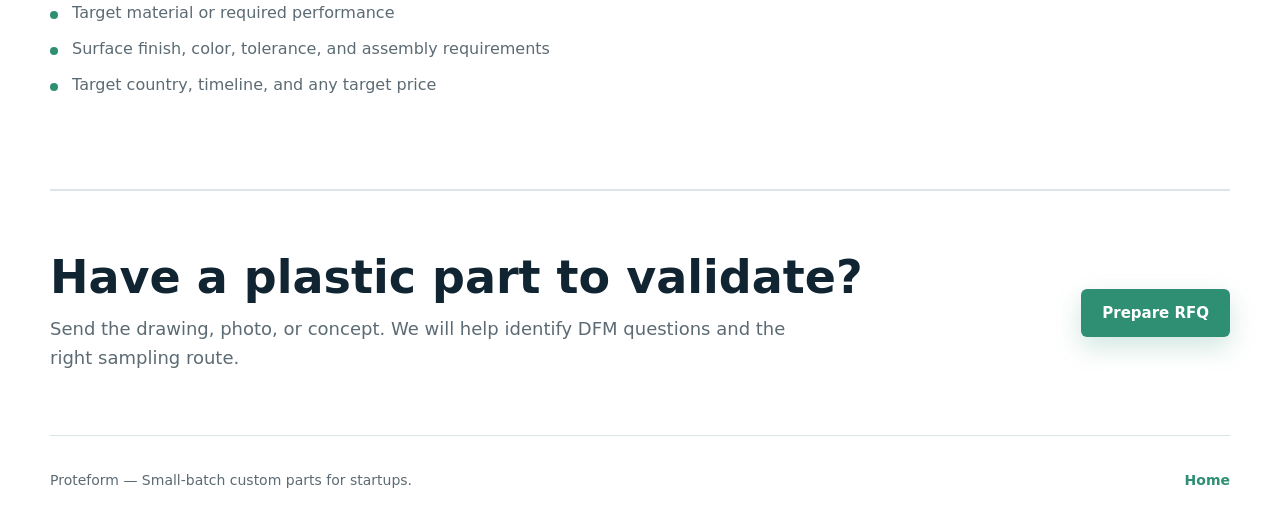
<file: custom-plastic-parts-for-startups/index.html>
<!doctype html>
<html lang="en">
  <head>
    <meta charset="UTF-8" />
    <meta name="viewport" content="width=device-width, initial-scale=1.0" />
    <title>Custom Plastic Parts for Startups | Proteform</title>
    <meta
      name="description"
      content="Custom plastic parts for startups and small teams. Proteform supports DFM review, material selection, fast sampling, tooling feedback, and small-batch production."
    />
    <meta name="theme-color" content="#123142" />
    <link rel="icon" type="image/svg+xml" href="/favicon.svg" />
    <link rel="canonical" href="https://proteform.com/custom-plastic-parts-for-startups/" />
    <meta property="og:title" content="Custom Plastic Parts for Startups | Proteform" />
    <meta
      property="og:description"
      content="DFM, sampling, material selection, and small-batch manufacturing support for startup plastic parts."
    />
    <meta property="og:type" content="website" />
    <meta property="og:url" content="https://proteform.com/custom-plastic-parts-for-startups/" />
    <link rel="stylesheet" href="../styles.css" />
    <script type="application/ld+json">
      {
        "@context": "https://schema.org",
        "@type": "Service",
        "name": "Custom Plastic Parts for Startups",
        "provider": { "@type": "Organization", "name": "Proteform", "url": "https://proteform.com/" },
        "areaServed": "Worldwide",
        "serviceType": "Custom plastic part sourcing, sampling, and small-batch manufacturing",
        "description": "DFM review, material selection, supplier matching, sampling, tooling feedback, and small-batch production support for startup custom plastic parts."
      }
    </script>
  </head>
  <body>
    <header class="site-header">
      <nav class="nav" aria-label="Primary navigation">
        <a class="brand" href="../index.html" aria-label="Proteform home">
          <span class="brand-mark">PF</span>
          <span><strong>Proteform</strong><small>Plastic & Metal Parts</small></span>
        </a>
        <button class="menu-button" type="button" aria-expanded="false" aria-controls="nav-links">
          <span></span><span></span><span></span>Menu
        </button>
        <div class="nav-links" id="nav-links">
          <a href="../index.html#capabilities">Capabilities</a>
          <a href="../index.html#materials">Materials</a>
          <a href="../index.html#cases">Case Studies</a>
          <a href="../index.html#quality">Quality</a>
          <a href="../index.html#quote">RFQ</a>
          <a href="../index.html#contact">Contact</a>
        </div>
      </nav>
    </header>

    <main>
      <section class="service-hero">
        <div>
          <h1>Custom Plastic Parts for Startups</h1>
          <p>
            Proteform helps startups turn early product ideas into real plastic parts with practical DFM review,
            material guidance, fast sampling, and small-batch manufacturing support before scaling production.
          </p>
          <div class="hero-actions">
            <a class="button primary" href="../index.html#quote">Send Plastic Part RFQ</a>
            <a class="button secondary" href="mailto:info@proteform.com?subject=Custom%20Plastic%20Parts%20RFQ">
              Email Drawings
            </a>
          </div>
        </div>
        <aside class="service-meta">
          <h2>Best-fit projects</h2>
          <ul>
            <li>Product housings, clips, caps, covers, and brackets</li>
            <li>Prototype to pilot-run quantities</li>
            <li>ABS, PC, PP, PA, POM, PMMA, TPE, and silicone parts</li>
            <li>Projects that need DFM feedback before tooling</li>
          </ul>
        </aside>
      </section>

      <section class="section">
        <div class="section-heading align-left">
          <h2>Plastic part support from idea to small batch</h2>
          <p>
            Early-stage plastic projects often fail because the design is quoted before manufacturability, material
            stability, tooling approach, and assembly details are clear. We help you slow down the risky parts and
            speed up the quote-ready parts.
          </p>
        </div>
        <div class="service-grid">
          <article class="service-card">
            <h3>DFM before tooling</h3>
            <p>Review wall thickness, draft, ribs, bosses, threads, inserts, sealing areas, and assembly features.</p>
          </article>
          <article class="service-card">
            <h3>Material guidance</h3>
            <p>Compare cost, strength, heat, impact, UV, finish, recycled-content risk, and supply availability.</p>
          </article>
          <article class="service-card">
            <h3>Small-batch route</h3>
            <p>Match your project to CNC plastic, 3D printed samples, soft tooling, or production tooling as needed.</p>
          </article>
        </div>
      </section>

      <section class="section service-process">
        <div class="section-heading">
          <h2>What to send for a useful quote</h2>
          <p>A good RFQ should include the part function, target quantity, material idea, finish, drawings, and where the part will be used.</p>
        </div>
        <ul class="service-list">
          <li>STEP, STL, IGES, or PDF drawing files</li>
          <li>Prototype quantity and expected first small-batch quantity</li>
          <li>Target material or required performance</li>
          <li>Surface finish, color, tolerance, and assembly requirements</li>
          <li>Target country, timeline, and any target price</li>
        </ul>
      </section>

      <section class="service-cta">
        <div>
          <h2>Have a plastic part to validate?</h2>
          <p>Send the drawing, photo, or concept. We will help identify DFM questions and the right sampling route.</p>
        </div>
        <a class="button primary" href="../index.html#quote">Prepare RFQ</a>
      </section>
    </main>

    <footer class="footer">
      <p>Proteform — Small-batch custom parts for startups.</p>
      <a href="../index.html">Home</a>
    </footer>
    <script src="../script.js"></script>
  </body>
</html>
</file>
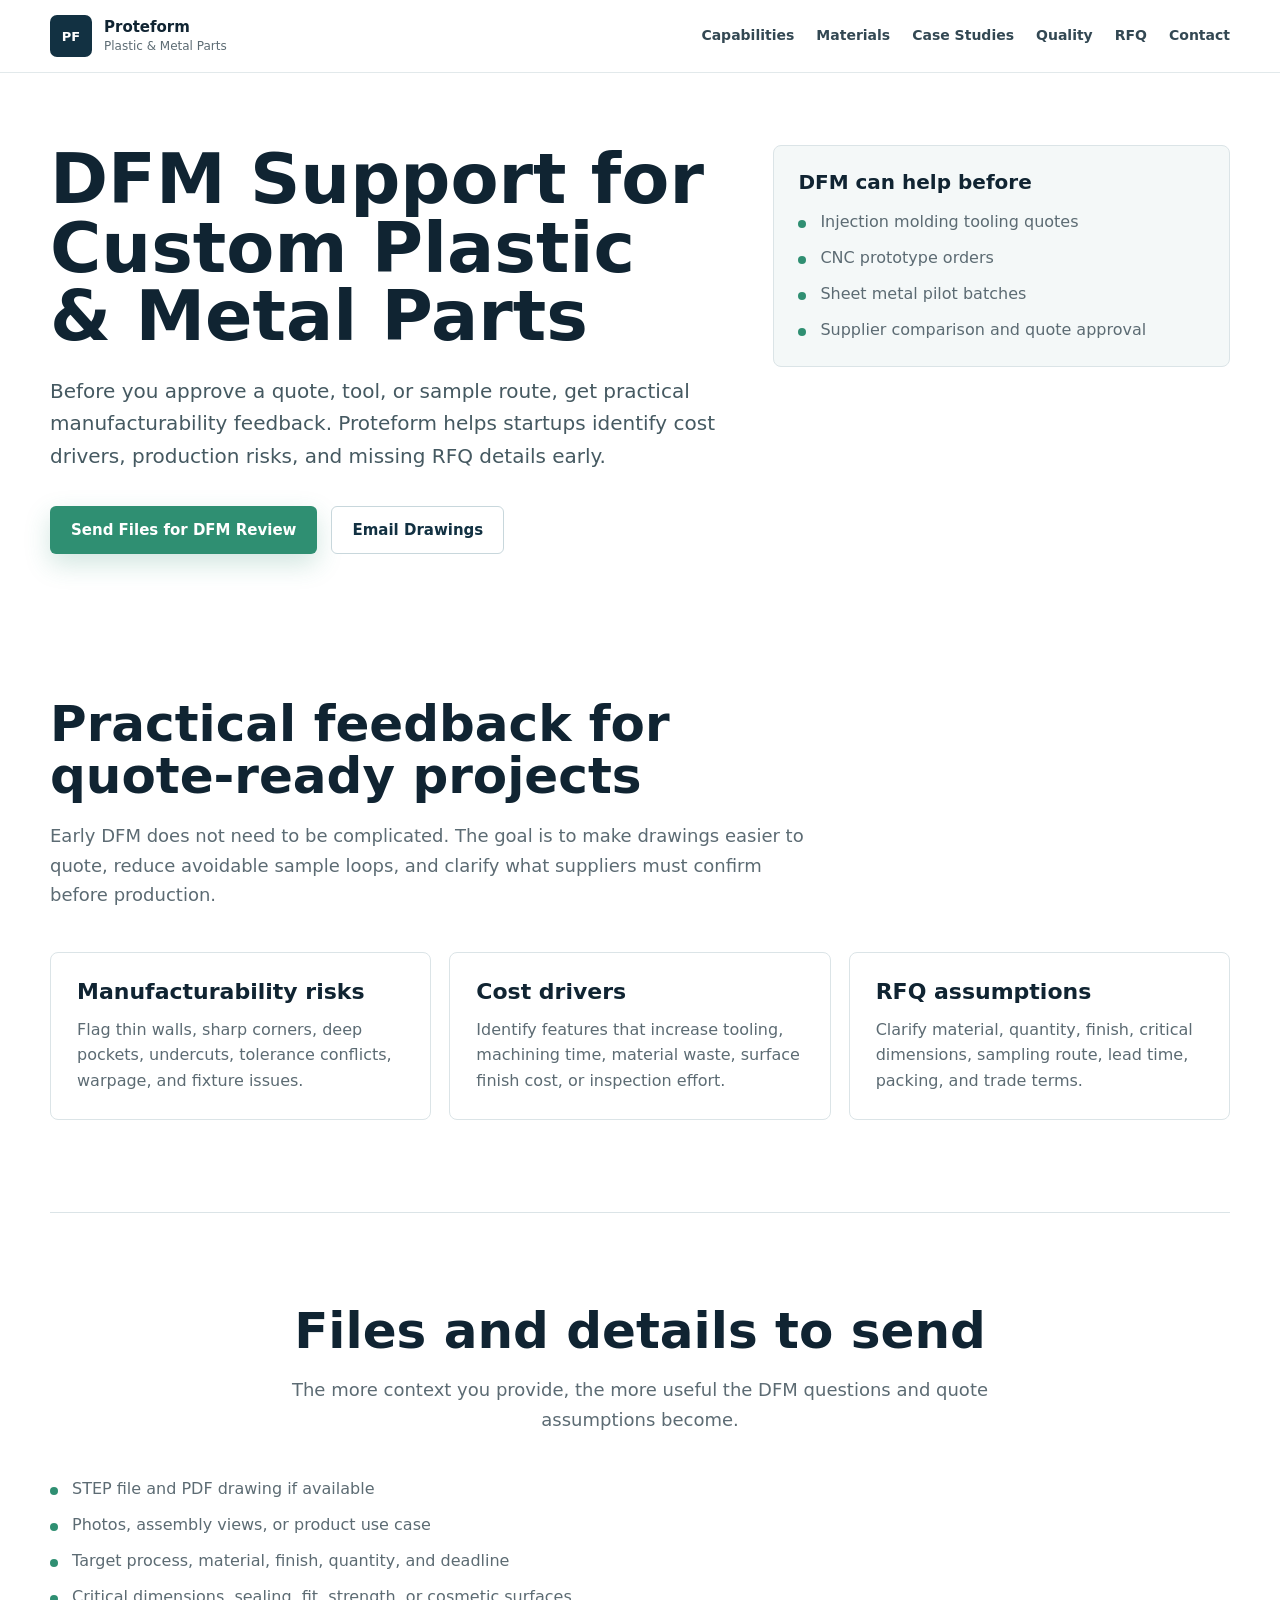
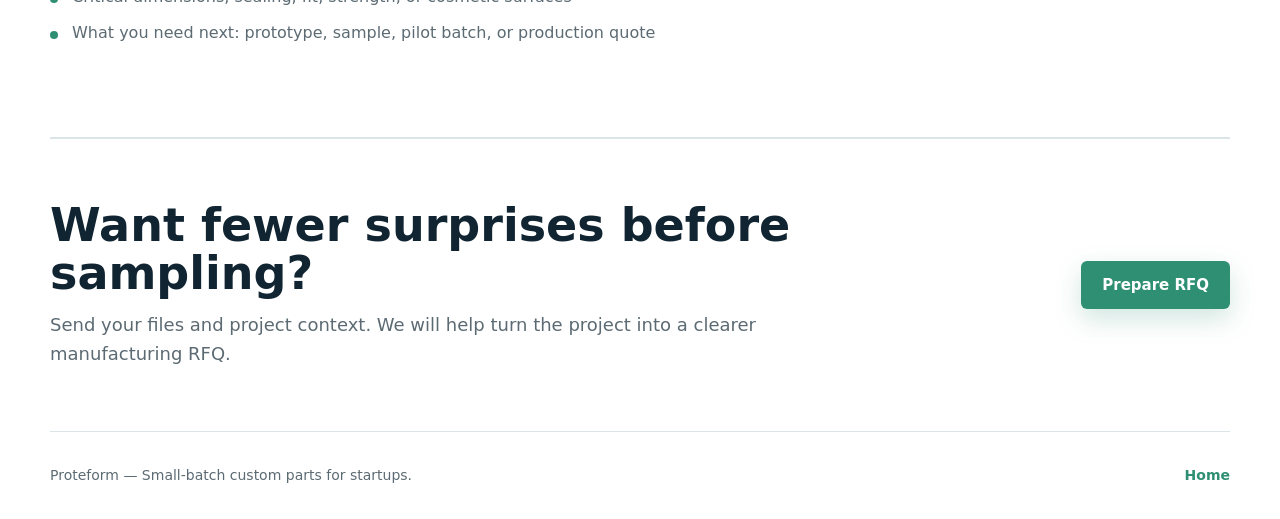
<file: dfm-support-for-custom-parts/index.html>
<!doctype html>
<html lang="en">
  <head>
    <meta charset="UTF-8" />
    <meta name="viewport" content="width=device-width, initial-scale=1.0" />
    <title>DFM Support for Custom Plastic & Metal Parts | Proteform</title>
    <meta
      name="description"
      content="DFM support for custom plastic and metal parts. Proteform helps startups review manufacturability, cost drivers, material risk, tooling risk, and small-batch production readiness."
    />
    <meta name="theme-color" content="#123142" />
    <link rel="icon" type="image/svg+xml" href="/favicon.svg" />
    <link rel="canonical" href="https://proteform.com/dfm-support-for-custom-parts/" />
    <meta property="og:title" content="DFM Support for Custom Plastic & Metal Parts | Proteform" />
    <meta
      property="og:description"
      content="Practical DFM feedback before quoting, sampling, tooling, or small-batch manufacturing custom plastic and metal parts."
    />
    <meta property="og:type" content="website" />
    <meta property="og:url" content="https://proteform.com/dfm-support-for-custom-parts/" />
    <link rel="stylesheet" href="../styles.css" />
    <script type="application/ld+json">
      {
        "@context": "https://schema.org",
        "@type": "Service",
        "name": "DFM Support for Custom Parts",
        "provider": { "@type": "Organization", "name": "Proteform", "url": "https://proteform.com/" },
        "areaServed": "Worldwide",
        "serviceType": "Design for manufacturability support",
        "description": "DFM support for custom plastic and metal parts, including manufacturability review, cost driver identification, material risk, tooling risk, supplier quote assumptions, and production readiness."
      }
    </script>
  </head>
  <body>
    <header class="site-header">
      <nav class="nav" aria-label="Primary navigation">
        <a class="brand" href="../index.html" aria-label="Proteform home">
          <span class="brand-mark">PF</span>
          <span><strong>Proteform</strong><small>Plastic & Metal Parts</small></span>
        </a>
        <button class="menu-button" type="button" aria-expanded="false" aria-controls="nav-links">
          <span></span><span></span><span></span>Menu
        </button>
        <div class="nav-links" id="nav-links">
          <a href="../index.html#capabilities">Capabilities</a>
          <a href="../index.html#materials">Materials</a>
          <a href="../index.html#cases">Case Studies</a>
          <a href="../index.html#quality">Quality</a>
          <a href="../index.html#quote">RFQ</a>
          <a href="../index.html#contact">Contact</a>
        </div>
      </nav>
    </header>

    <main>
      <section class="service-hero">
        <div>
          <h1>DFM Support for Custom Plastic & Metal Parts</h1>
          <p>
            Before you approve a quote, tool, or sample route, get practical manufacturability feedback. Proteform
            helps startups identify cost drivers, production risks, and missing RFQ details early.
          </p>
          <div class="hero-actions">
            <a class="button primary" href="../index.html#quote">Send Files for DFM Review</a>
            <a class="button secondary" href="mailto:info@proteform.com?subject=DFM%20Support%20RFQ">
              Email Drawings
            </a>
          </div>
        </div>
        <aside class="service-meta">
          <h2>DFM can help before</h2>
          <ul>
            <li>Injection molding tooling quotes</li>
            <li>CNC prototype orders</li>
            <li>Sheet metal pilot batches</li>
            <li>Supplier comparison and quote approval</li>
          </ul>
        </aside>
      </section>

      <section class="section">
        <div class="section-heading align-left">
          <h2>Practical feedback for quote-ready projects</h2>
          <p>
            Early DFM does not need to be complicated. The goal is to make drawings easier to quote, reduce avoidable
            sample loops, and clarify what suppliers must confirm before production.
          </p>
        </div>
        <div class="service-grid">
          <article class="service-card">
            <h3>Manufacturability risks</h3>
            <p>Flag thin walls, sharp corners, deep pockets, undercuts, tolerance conflicts, warpage, and fixture issues.</p>
          </article>
          <article class="service-card">
            <h3>Cost drivers</h3>
            <p>Identify features that increase tooling, machining time, material waste, surface finish cost, or inspection effort.</p>
          </article>
          <article class="service-card">
            <h3>RFQ assumptions</h3>
            <p>Clarify material, quantity, finish, critical dimensions, sampling route, lead time, packing, and trade terms.</p>
          </article>
        </div>
      </section>

      <section class="section service-process">
        <div class="section-heading">
          <h2>Files and details to send</h2>
          <p>The more context you provide, the more useful the DFM questions and quote assumptions become.</p>
        </div>
        <ul class="service-list">
          <li>STEP file and PDF drawing if available</li>
          <li>Photos, assembly views, or product use case</li>
          <li>Target process, material, finish, quantity, and deadline</li>
          <li>Critical dimensions, sealing, fit, strength, or cosmetic surfaces</li>
          <li>What you need next: prototype, sample, pilot batch, or production quote</li>
        </ul>
      </section>

      <section class="service-cta">
        <div>
          <h2>Want fewer surprises before sampling?</h2>
          <p>Send your files and project context. We will help turn the project into a clearer manufacturing RFQ.</p>
        </div>
        <a class="button primary" href="../index.html#quote">Prepare RFQ</a>
      </section>
    </main>

    <footer class="footer">
      <p>Proteform — Small-batch custom parts for startups.</p>
      <a href="../index.html">Home</a>
    </footer>
    <script src="../script.js"></script>
  </body>
</html>
</file>
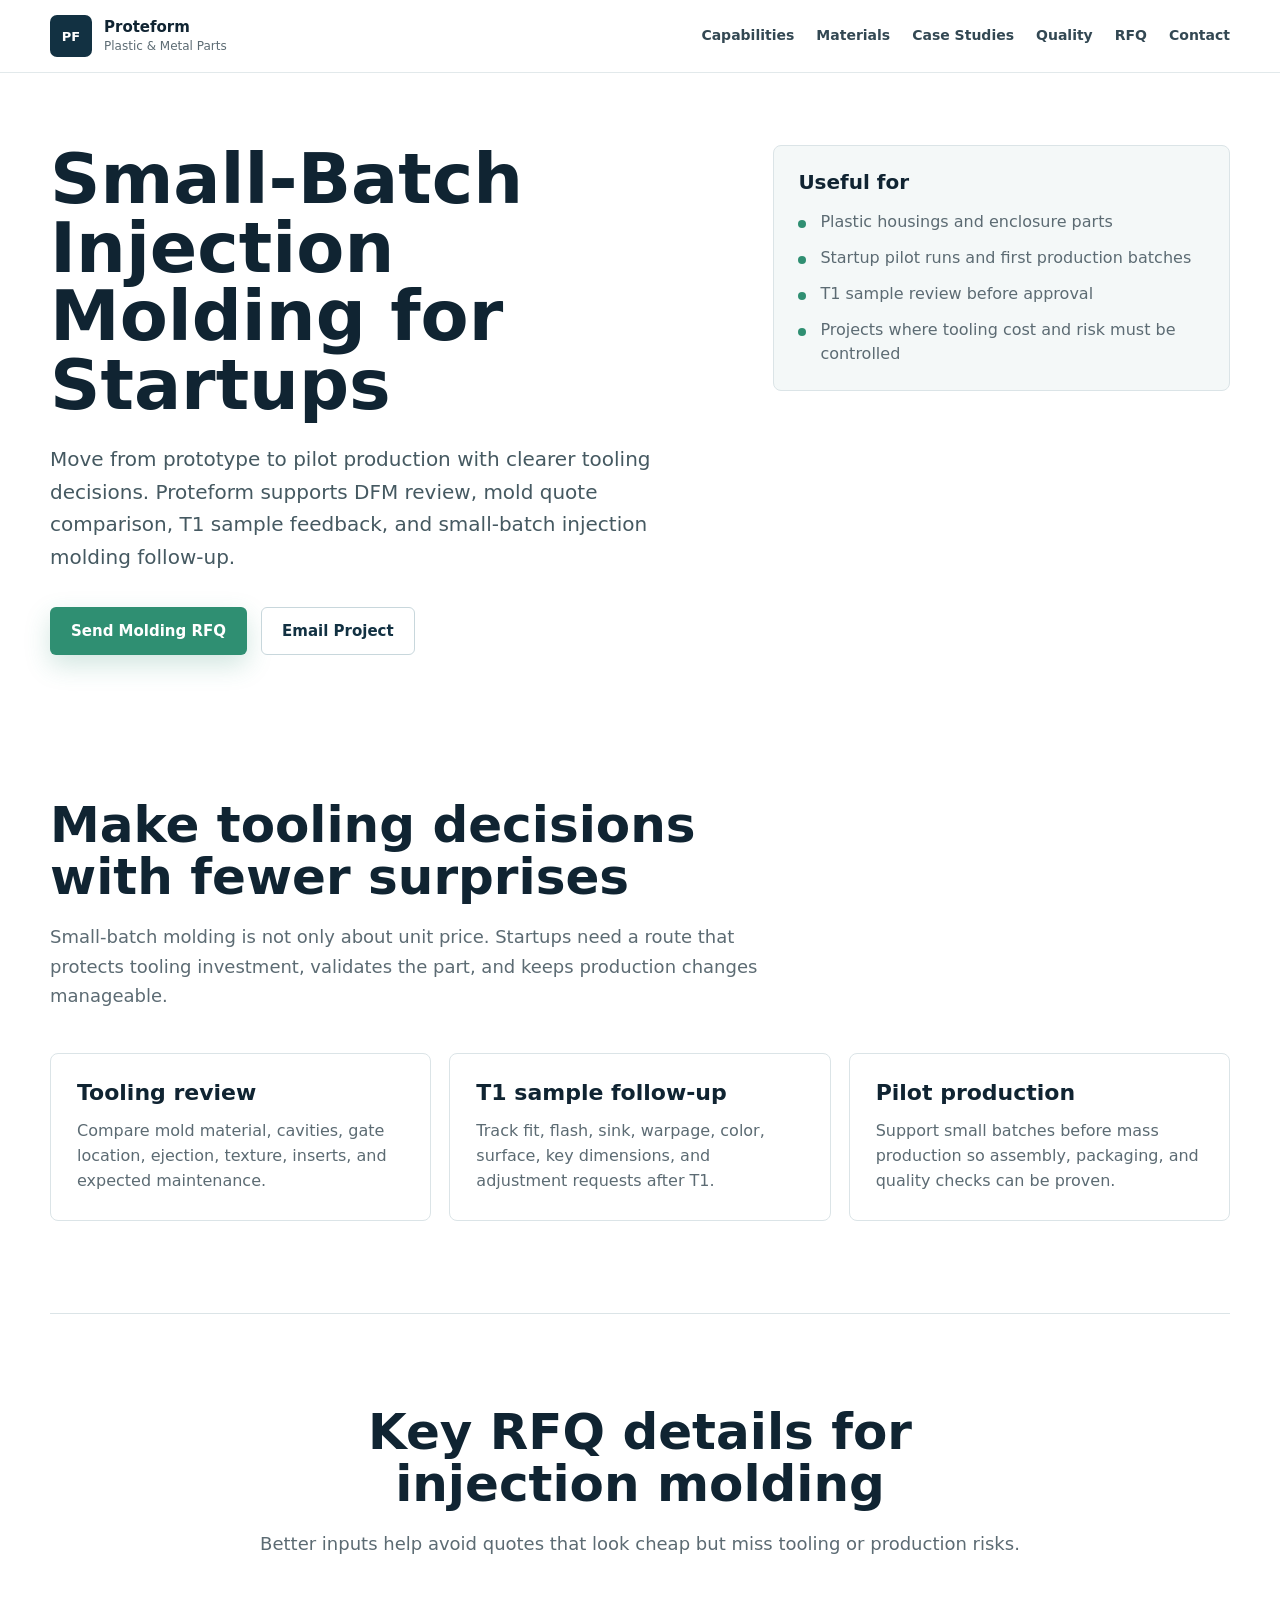
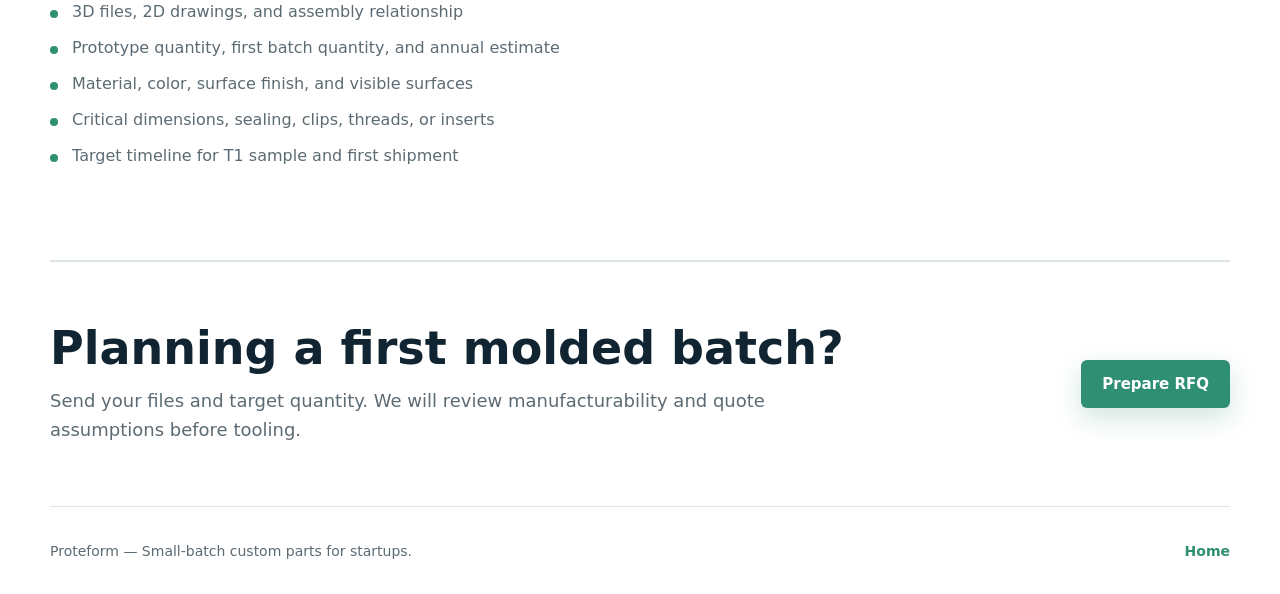
<file: small-batch-injection-molding/index.html>
<!doctype html>
<html lang="en">
  <head>
    <meta charset="UTF-8" />
    <meta name="viewport" content="width=device-width, initial-scale=1.0" />
    <title>Small-Batch Injection Molding for Startups | Proteform</title>
    <meta
      name="description"
      content="Small-batch injection molding support for startups. Proteform helps with DFM review, tooling feedback, T1 samples, pilot runs, and production follow-up."
    />
    <meta name="theme-color" content="#123142" />
    <link rel="icon" type="image/svg+xml" href="/favicon.svg" />
    <link rel="canonical" href="https://proteform.com/small-batch-injection-molding/" />
    <meta property="og:title" content="Small-Batch Injection Molding for Startups | Proteform" />
    <meta
      property="og:description"
      content="DFM, tooling review, T1 sample follow-up, and pilot production support for startup injection molded parts."
    />
    <meta property="og:type" content="website" />
    <meta property="og:url" content="https://proteform.com/small-batch-injection-molding/" />
    <link rel="stylesheet" href="../styles.css" />
    <script type="application/ld+json">
      {
        "@context": "https://schema.org",
        "@type": "Service",
        "name": "Small-Batch Injection Molding",
        "provider": { "@type": "Organization", "name": "Proteform", "url": "https://proteform.com/" },
        "areaServed": "Worldwide",
        "serviceType": "Injection molding project support",
        "description": "Small-batch injection molding support including DFM review, tooling feedback, T1 sample follow-up, pilot production, and inspection."
      }
    </script>
  </head>
  <body>
    <header class="site-header">
      <nav class="nav" aria-label="Primary navigation">
        <a class="brand" href="../index.html" aria-label="Proteform home">
          <span class="brand-mark">PF</span>
          <span><strong>Proteform</strong><small>Plastic & Metal Parts</small></span>
        </a>
        <button class="menu-button" type="button" aria-expanded="false" aria-controls="nav-links">
          <span></span><span></span><span></span>Menu
        </button>
        <div class="nav-links" id="nav-links">
          <a href="../index.html#capabilities">Capabilities</a>
          <a href="../index.html#materials">Materials</a>
          <a href="../index.html#cases">Case Studies</a>
          <a href="../index.html#quality">Quality</a>
          <a href="../index.html#quote">RFQ</a>
          <a href="../index.html#contact">Contact</a>
        </div>
      </nav>
    </header>

    <main>
      <section class="service-hero">
        <div>
          <h1>Small-Batch Injection Molding for Startups</h1>
          <p>
            Move from prototype to pilot production with clearer tooling decisions. Proteform supports DFM review,
            mold quote comparison, T1 sample feedback, and small-batch injection molding follow-up.
          </p>
          <div class="hero-actions">
            <a class="button primary" href="../index.html#quote">Send Molding RFQ</a>
            <a class="button secondary" href="mailto:info@proteform.com?subject=Small-Batch%20Injection%20Molding%20RFQ">
              Email Project
            </a>
          </div>
        </div>
        <aside class="service-meta">
          <h2>Useful for</h2>
          <ul>
            <li>Plastic housings and enclosure parts</li>
            <li>Startup pilot runs and first production batches</li>
            <li>T1 sample review before approval</li>
            <li>Projects where tooling cost and risk must be controlled</li>
          </ul>
        </aside>
      </section>

      <section class="section">
        <div class="section-heading align-left">
          <h2>Make tooling decisions with fewer surprises</h2>
          <p>
            Small-batch molding is not only about unit price. Startups need a route that protects tooling investment,
            validates the part, and keeps production changes manageable.
          </p>
        </div>
        <div class="service-grid">
          <article class="service-card">
            <h3>Tooling review</h3>
            <p>Compare mold material, cavities, gate location, ejection, texture, inserts, and expected maintenance.</p>
          </article>
          <article class="service-card">
            <h3>T1 sample follow-up</h3>
            <p>Track fit, flash, sink, warpage, color, surface, key dimensions, and adjustment requests after T1.</p>
          </article>
          <article class="service-card">
            <h3>Pilot production</h3>
            <p>Support small batches before mass production so assembly, packaging, and quality checks can be proven.</p>
          </article>
        </div>
      </section>

      <section class="section service-process">
        <div class="section-heading">
          <h2>Key RFQ details for injection molding</h2>
          <p>Better inputs help avoid quotes that look cheap but miss tooling or production risks.</p>
        </div>
        <ul class="service-list">
          <li>3D files, 2D drawings, and assembly relationship</li>
          <li>Prototype quantity, first batch quantity, and annual estimate</li>
          <li>Material, color, surface finish, and visible surfaces</li>
          <li>Critical dimensions, sealing, clips, threads, or inserts</li>
          <li>Target timeline for T1 sample and first shipment</li>
        </ul>
      </section>

      <section class="service-cta">
        <div>
          <h2>Planning a first molded batch?</h2>
          <p>Send your files and target quantity. We will review manufacturability and quote assumptions before tooling.</p>
        </div>
        <a class="button primary" href="../index.html#quote">Prepare RFQ</a>
      </section>
    </main>

    <footer class="footer">
      <p>Proteform — Small-batch custom parts for startups.</p>
      <a href="../index.html">Home</a>
    </footer>
    <script src="../script.js"></script>
  </body>
</html>
</file>
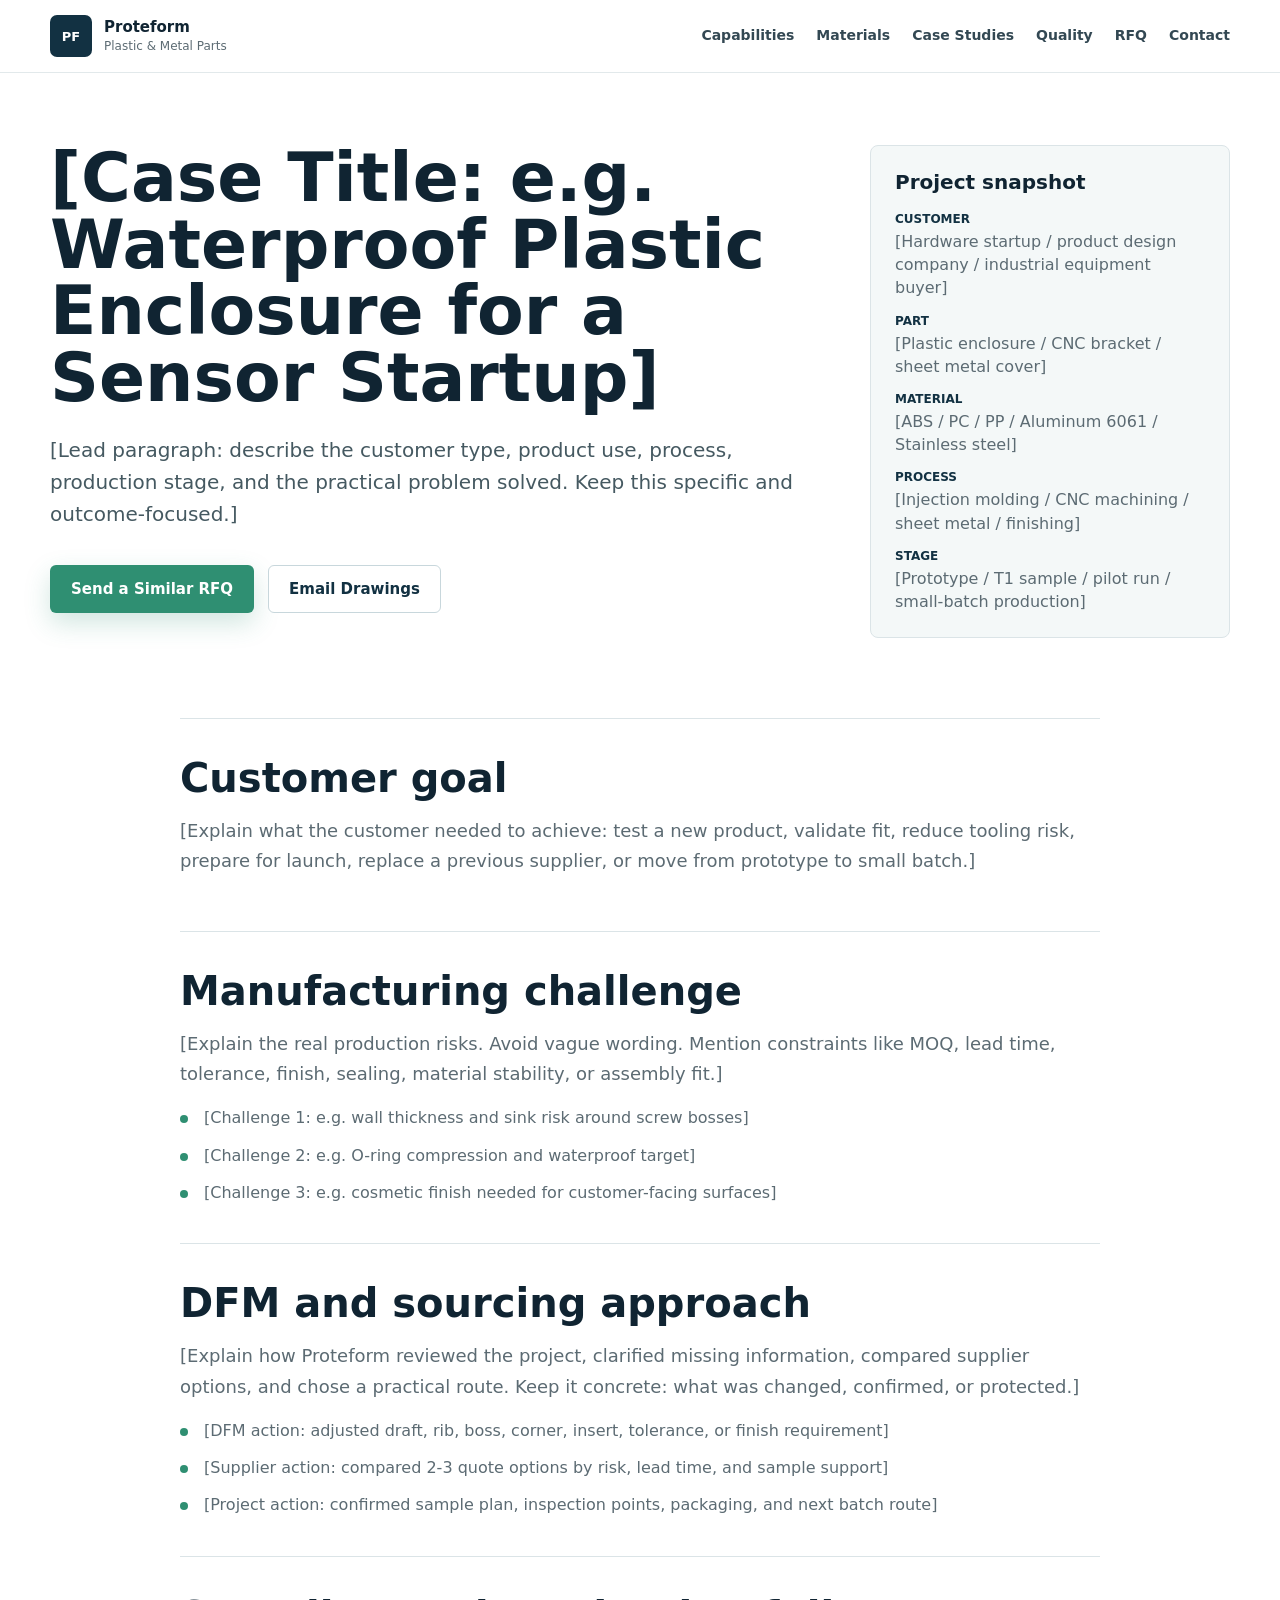
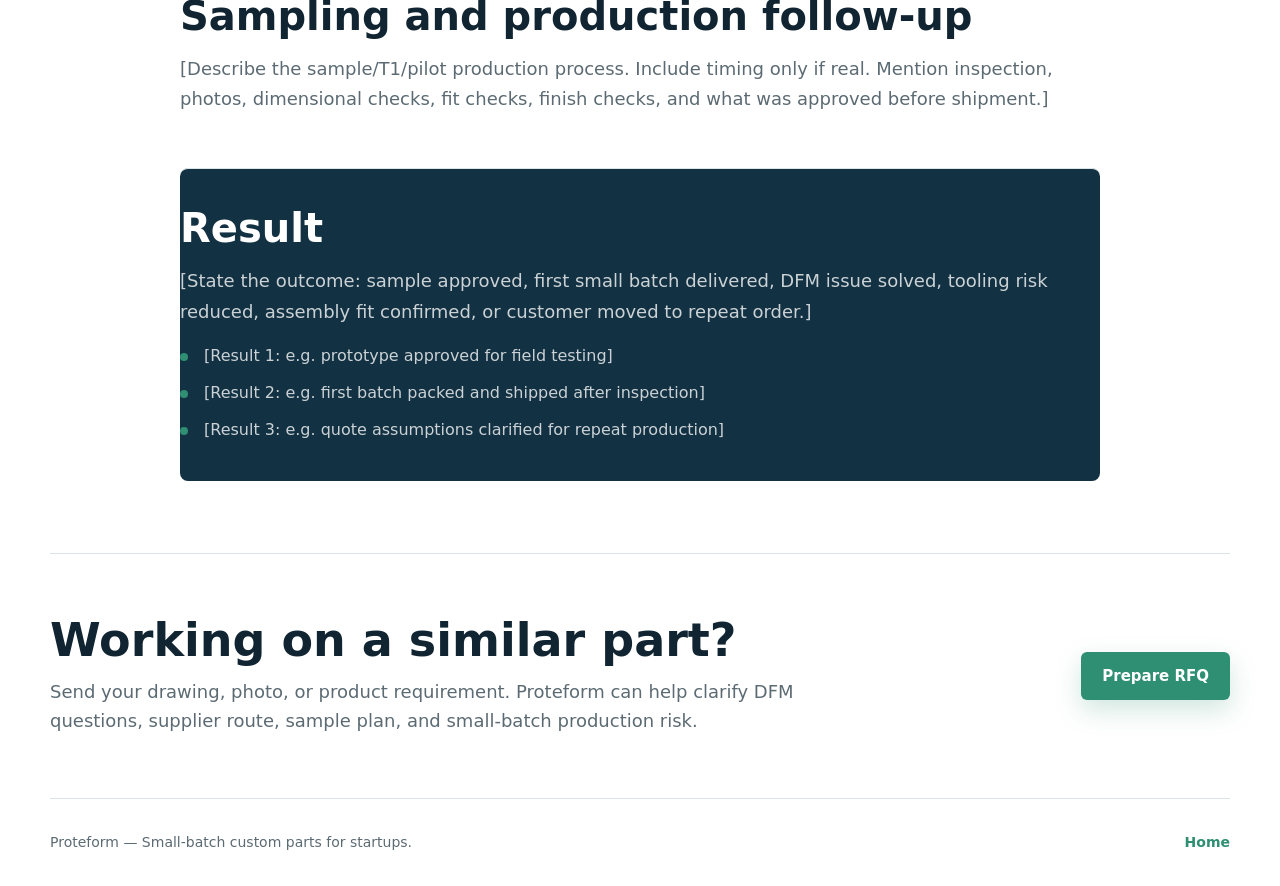
<file: templates/case-study-template.html>
<!doctype html>
<html lang="en">
  <head>
    <meta charset="UTF-8" />
    <meta name="viewport" content="width=device-width, initial-scale=1.0" />
    <title>[Case Title] | Proteform Case Study</title>
    <meta
      name="description"
      content="[One-sentence case summary: process, part type, customer type, and result.]"
    />
    <meta name="robots" content="noindex, nofollow" />
    <meta name="theme-color" content="#123142" />
    <link rel="icon" type="image/svg+xml" href="/favicon.svg" />
    <link rel="canonical" href="https://proteform.com/case-studies/[case-url-slug]/" />
    <meta property="og:title" content="[Case Title] | Proteform" />
    <meta property="og:description" content="[Short case summary for social previews.]" />
    <meta property="og:type" content="article" />
    <meta property="og:url" content="https://proteform.com/case-studies/[case-url-slug]/" />
    <link rel="stylesheet" href="../styles.css" />
    <script type="application/ld+json">
      {
        "@context": "https://schema.org",
        "@type": "Article",
        "headline": "[Case Title]",
        "description": "[One-sentence case summary.]",
        "author": {
          "@type": "Organization",
          "name": "Proteform",
          "url": "https://proteform.com/"
        },
        "publisher": {
          "@type": "Organization",
          "name": "Proteform"
        },
        "mainEntityOfPage": "https://proteform.com/case-studies/[case-url-slug]/"
      }
    </script>
  </head>
  <body>
    <header class="site-header">
      <nav class="nav" aria-label="Primary navigation">
        <a class="brand" href="../index.html" aria-label="Proteform home">
          <span class="brand-mark">PF</span>
          <span><strong>Proteform</strong><small>Plastic & Metal Parts</small></span>
        </a>
        <button class="menu-button" type="button" aria-expanded="false" aria-controls="nav-links">
          <span></span><span></span><span></span>Menu
        </button>
        <div class="nav-links" id="nav-links">
          <a href="../index.html#capabilities">Capabilities</a>
          <a href="../index.html#materials">Materials</a>
          <a href="../index.html#cases">Case Studies</a>
          <a href="../index.html#quality">Quality</a>
          <a href="../index.html#quote">RFQ</a>
          <a href="../index.html#contact">Contact</a>
        </div>
      </nav>
    </header>

    <main>
      <section class="case-hero">
        <div>
          <h1>[Case Title: e.g. Waterproof Plastic Enclosure for a Sensor Startup]</h1>
          <p>
            [Lead paragraph: describe the customer type, product use, process, production stage, and the practical
            problem solved. Keep this specific and outcome-focused.]
          </p>
          <div class="hero-actions">
            <a class="button primary" href="../index.html#quote">Send a Similar RFQ</a>
            <a class="button secondary" href="mailto:info@proteform.com?subject=Similar%20Custom%20Parts%20Project">
              Email Drawings
            </a>
          </div>
        </div>
        <aside class="case-summary">
          <h2>Project snapshot</h2>
          <dl>
            <div>
              <dt>Customer</dt>
              <dd>[Hardware startup / product design company / industrial equipment buyer]</dd>
            </div>
            <div>
              <dt>Part</dt>
              <dd>[Plastic enclosure / CNC bracket / sheet metal cover]</dd>
            </div>
            <div>
              <dt>Material</dt>
              <dd>[ABS / PC / PP / Aluminum 6061 / Stainless steel]</dd>
            </div>
            <div>
              <dt>Process</dt>
              <dd>[Injection molding / CNC machining / sheet metal / finishing]</dd>
            </div>
            <div>
              <dt>Stage</dt>
              <dd>[Prototype / T1 sample / pilot run / small-batch production]</dd>
            </div>
          </dl>
        </aside>
      </section>

      <article class="case-body">
        <section>
          <h2>Customer goal</h2>
          <p>
            [Explain what the customer needed to achieve: test a new product, validate fit, reduce tooling risk,
            prepare for launch, replace a previous supplier, or move from prototype to small batch.]
          </p>
        </section>

        <section>
          <h2>Manufacturing challenge</h2>
          <p>[Explain the real production risks. Avoid vague wording. Mention constraints like MOQ, lead time, tolerance, finish, sealing, material stability, or assembly fit.]</p>
          <ul>
            <li>[Challenge 1: e.g. wall thickness and sink risk around screw bosses]</li>
            <li>[Challenge 2: e.g. O-ring compression and waterproof target]</li>
            <li>[Challenge 3: e.g. cosmetic finish needed for customer-facing surfaces]</li>
          </ul>
        </section>

        <section>
          <h2>DFM and sourcing approach</h2>
          <p>
            [Explain how Proteform reviewed the project, clarified missing information, compared supplier options,
            and chose a practical route. Keep it concrete: what was changed, confirmed, or protected.]
          </p>
          <ul>
            <li>[DFM action: adjusted draft, rib, boss, corner, insert, tolerance, or finish requirement]</li>
            <li>[Supplier action: compared 2-3 quote options by risk, lead time, and sample support]</li>
            <li>[Project action: confirmed sample plan, inspection points, packaging, and next batch route]</li>
          </ul>
        </section>

        <section>
          <h2>Sampling and production follow-up</h2>
          <p>
            [Describe the sample/T1/pilot production process. Include timing only if real. Mention inspection, photos,
            dimensional checks, fit checks, finish checks, and what was approved before shipment.]
          </p>
        </section>

        <section class="case-result">
          <h2>Result</h2>
          <p>
            [State the outcome: sample approved, first small batch delivered, DFM issue solved, tooling risk reduced,
            assembly fit confirmed, or customer moved to repeat order.]
          </p>
          <ul>
            <li>[Result 1: e.g. prototype approved for field testing]</li>
            <li>[Result 2: e.g. first batch packed and shipped after inspection]</li>
            <li>[Result 3: e.g. quote assumptions clarified for repeat production]</li>
          </ul>
        </section>
      </article>

      <section class="service-cta">
        <div>
          <h2>Working on a similar part?</h2>
          <p>
            Send your drawing, photo, or product requirement. Proteform can help clarify DFM questions, supplier route,
            sample plan, and small-batch production risk.
          </p>
        </div>
        <a class="button primary" href="../index.html#quote">Prepare RFQ</a>
      </section>
    </main>

    <footer class="footer">
      <p>Proteform — Small-batch custom parts for startups.</p>
      <a href="../index.html">Home</a>
    </footer>
    <script src="../script.js"></script>
  </body>
</html>
</file>
<file: styles.css>
:root {
  --bg: #ffffff;
  --ink: #102432;
  --muted: #5c6b73;
  --line: #dbe4e7;
  --soft: #f4f8f8;
  --steel: #123142;
  --blue: #28657a;
  --green: #2f8f72;
  --amber: #c2872d;
  --shadow: 0 18px 60px rgba(16, 36, 50, 0.12);
  --radius: 8px;
  --max: 1180px;
}

* {
  box-sizing: border-box;
}

html {
  scroll-behavior: smooth;
}

body {
  margin: 0;
  background: var(--bg);
  color: var(--ink);
  font-family:
    Inter, ui-sans-serif, system-ui, -apple-system, BlinkMacSystemFont, "Segoe UI", sans-serif;
  letter-spacing: 0;
}

body.menu-open {
  overflow: hidden;
}

a {
  color: inherit;
  text-decoration: none;
}

img {
  display: block;
  max-width: 100%;
}

button,
input,
select,
textarea {
  font: inherit;
}

.site-header {
  position: sticky;
  top: 0;
  z-index: 20;
  background: rgba(255, 255, 255, 0.94);
  border-bottom: 1px solid rgba(219, 228, 231, 0.8);
  backdrop-filter: blur(14px);
}

.nav {
  width: min(var(--max), calc(100% - 40px));
  min-height: 72px;
  margin: 0 auto;
  display: flex;
  align-items: center;
  justify-content: space-between;
  gap: 28px;
}

.brand {
  display: inline-flex;
  align-items: center;
  gap: 12px;
  min-width: max-content;
}

.brand-mark {
  width: 42px;
  height: 42px;
  display: grid;
  place-items: center;
  background: var(--steel);
  color: #ffffff;
  border-radius: 7px;
  font-size: 13px;
  font-weight: 800;
}

.brand strong,
.brand small {
  display: block;
  line-height: 1.1;
}

.brand strong {
  font-size: 15px;
}

.brand small {
  margin-top: 4px;
  color: var(--muted);
  font-size: 12px;
}

.nav-links {
  display: flex;
  align-items: center;
  justify-content: flex-end;
  gap: 22px;
  color: #334853;
  font-size: 14px;
  font-weight: 650;
}

.nav-links a {
  padding: 10px 0;
  border-bottom: 2px solid transparent;
}

.nav-links a:hover,
.nav-links a:focus-visible {
  color: var(--green);
  border-bottom-color: var(--green);
}

.nav-cta {
  min-width: max-content;
  display: inline-flex;
  align-items: center;
  justify-content: center;
  min-height: 42px;
  padding: 10px 16px;
  border-radius: 6px;
  background: var(--green);
  color: #ffffff;
  font-size: 14px;
  font-weight: 820;
}

.nav-cta:hover,
.nav-cta:focus-visible {
  background: #267c63;
}

.menu-button {
  display: none;
}

.hero {
  width: min(var(--max), calc(100% - 40px));
  margin: 0 auto;
  padding: 64px 0 28px;
}

.hero-content {
  display: grid;
  grid-template-columns: minmax(0, 0.86fr) minmax(460px, 1.14fr);
  gap: 54px;
  align-items: center;
}

.hero-copy h1 {
  max-width: 660px;
  margin: 0;
  color: var(--ink);
  font-size: clamp(44px, 6.4vw, 74px);
  line-height: 0.96;
  font-weight: 820;
}

.hero-copy p {
  max-width: 610px;
  margin: 26px 0 0;
  color: #455961;
  font-size: 20px;
  line-height: 1.6;
}

.hero-actions {
  margin-top: 34px;
  display: flex;
  flex-wrap: wrap;
  gap: 14px;
}

.button {
  min-height: 48px;
  display: inline-flex;
  align-items: center;
  justify-content: center;
  gap: 10px;
  padding: 13px 20px;
  border: 1px solid transparent;
  border-radius: 6px;
  font-size: 15px;
  font-weight: 760;
  line-height: 1.2;
  cursor: pointer;
  transition:
    transform 180ms ease,
    box-shadow 180ms ease,
    background 180ms ease;
}

.button:hover {
  transform: translateY(-1px);
}

.button.primary {
  background: var(--green);
  color: #ffffff;
  box-shadow: 0 10px 26px rgba(47, 143, 114, 0.22);
}

.button.primary:hover,
.button.primary:focus-visible {
  background: #267c63;
}

.button.secondary {
  border-color: #c8d7dc;
  background: #ffffff;
  color: var(--steel);
}

.button.secondary:hover,
.button.secondary:focus-visible {
  border-color: var(--blue);
  color: var(--blue);
}

.hero-media {
  margin: 0;
  position: relative;
  overflow: hidden;
  border-radius: var(--radius);
  box-shadow: var(--shadow);
  background: #e9eef0;
}

.hero-media img {
  width: 100%;
  aspect-ratio: 1.35 / 1;
  object-fit: cover;
}

.hero-media figcaption {
  position: absolute;
  left: 18px;
  right: 18px;
  bottom: 18px;
  display: grid;
  grid-template-columns: repeat(3, 1fr);
  gap: 10px;
}

.hero-media span {
  min-height: 42px;
  display: grid;
  place-items: center;
  padding: 8px 10px;
  background: rgba(255, 255, 255, 0.9);
  border: 1px solid rgba(219, 228, 231, 0.82);
  border-radius: 6px;
  color: var(--steel);
  font-size: 12px;
  font-weight: 760;
  text-align: center;
  backdrop-filter: blur(10px);
}

.hero-strip {
  margin-top: 48px;
  padding: 18px 0;
  display: grid;
  grid-template-columns: repeat(4, 1fr);
  gap: 1px;
  border-top: 1px solid var(--line);
  border-bottom: 1px solid var(--line);
  background: var(--line);
}

.hero-strip span {
  min-height: 48px;
  display: grid;
  place-items: center;
  background: #ffffff;
  color: var(--steel);
  font-size: 14px;
  font-weight: 720;
  text-align: center;
}

.benchmark-hero {
  width: 100%;
  max-width: none;
  margin: 0;
  padding: 64px max(20px, calc((100% - var(--max)) / 2)) 28px;
  background:
    linear-gradient(90deg, rgba(9, 25, 36, 0.98) 0%, rgba(9, 25, 36, 0.88) 44%, rgba(9, 25, 36, 0.32) 100%),
    var(--steel);
  color: #ffffff;
}

.benchmark-hero .hero-content {
  width: 100%;
}

.benchmark-hero .hero-copy h1 {
  max-width: 700px;
  color: #ffffff;
}

.benchmark-hero .hero-copy p {
  color: rgba(255, 255, 255, 0.82);
}

.benchmark-hero .button.secondary {
  border-color: rgba(255, 255, 255, 0.35);
  background: rgba(255, 255, 255, 0.08);
  color: #ffffff;
}

.benchmark-hero .hero-media img {
  aspect-ratio: 1.42 / 1;
}

.benchmark-hero .hero-media {
  box-shadow: 0 28px 70px rgba(0, 0, 0, 0.32);
}

.benchmark-hero .hero-strip {
  margin-top: 42px;
  border-color: rgba(255, 255, 255, 0.16);
  background: rgba(255, 255, 255, 0.14);
}

.benchmark-hero .hero-strip span {
  background: rgba(255, 255, 255, 0.08);
  color: rgba(255, 255, 255, 0.88);
}

.section {
  width: min(var(--max), calc(100% - 40px));
  margin: 0 auto;
  padding: 92px 0;
}

.section-heading {
  max-width: 760px;
  margin: 0 auto 42px;
  text-align: center;
}

.section-heading.align-left {
  margin-left: 0;
  text-align: left;
}

.section-heading h2,
.quality-panel h2,
.rfq-copy h2,
.contact h2 {
  margin: 0;
  color: var(--ink);
  font-size: clamp(32px, 4.2vw, 50px);
  line-height: 1.05;
  font-weight: 820;
}

.section-heading p,
.quality-panel p,
.rfq-copy p,
.contact p {
  margin: 18px 0 0;
  color: var(--muted);
  font-size: 18px;
  line-height: 1.65;
}

.proof-grid {
  display: grid;
  grid-template-columns: repeat(3, 1fr);
  gap: 18px;
}

.proof-grid article,
.case-row article,
.contact-card {
  padding: 26px;
  border: 1px solid var(--line);
  border-radius: var(--radius);
  background: #ffffff;
}

.proof-grid strong {
  display: block;
  color: var(--green);
  font-size: 13px;
  font-weight: 820;
}

.proof-grid h3,
.case-row h3,
.contact-card h3 {
  margin: 13px 0 10px;
  font-size: 22px;
  line-height: 1.18;
}

.proof-grid p,
.case-row p,
.contact-card p {
  margin: 0;
  color: var(--muted);
  line-height: 1.55;
}

.supplier-intro {
  display: grid;
  grid-template-columns: 0.86fr 1.14fr;
  gap: 54px;
  align-items: start;
  border-top: 1px solid var(--line);
}

.intro-ledger {
  display: grid;
  grid-template-columns: repeat(2, 1fr);
  gap: 1px;
  overflow: hidden;
  border: 1px solid var(--line);
  border-radius: var(--radius);
  background: var(--line);
}

.intro-ledger div {
  min-height: 132px;
  display: flex;
  flex-direction: column;
  justify-content: space-between;
  padding: 22px;
  background: #ffffff;
}

.intro-ledger strong {
  color: var(--green);
  font-size: 13px;
  font-weight: 850;
}

.intro-ledger span {
  color: var(--steel);
  font-size: 19px;
  line-height: 1.25;
  font-weight: 760;
}

.benchmark-card-grid {
  display: grid;
  grid-template-columns: repeat(3, 1fr);
  gap: 18px;
}

.benchmark-card-grid article {
  min-height: 260px;
  display: flex;
  flex-direction: column;
  justify-content: space-between;
  padding: 26px;
  border: 1px solid var(--line);
  border-radius: var(--radius);
  background: #ffffff;
}

.benchmark-card-grid .quote-card {
  background: var(--steel);
  color: #ffffff;
}

.benchmark-card-grid h3 {
  margin: 0 0 12px;
  font-size: 24px;
  line-height: 1.14;
}

.benchmark-card-grid p {
  margin: 0;
  color: var(--muted);
  line-height: 1.58;
}

.benchmark-card-grid .quote-card p {
  color: rgba(255, 255, 255, 0.78);
}

.benchmark-card-grid a {
  margin-top: 24px;
  color: var(--green);
  font-size: 14px;
  font-weight: 850;
}

.benchmark-card-grid .quote-card a {
  color: #7ee0bd;
}

.proof-band {
  width: 100%;
  max-width: none;
  display: grid;
  grid-template-columns: repeat(4, 1fr);
  gap: 1px;
  padding: 0;
  background: var(--line);
  border-top: 1px solid var(--line);
  border-bottom: 1px solid var(--line);
}

.proof-band div {
  min-height: 156px;
  display: grid;
  place-items: center;
  align-content: center;
  gap: 10px;
  background: var(--soft);
  text-align: center;
}

.proof-band strong {
  color: var(--steel);
  font-size: clamp(30px, 4vw, 46px);
  line-height: 1;
}

.proof-band span {
  max-width: 180px;
  color: var(--muted);
  line-height: 1.35;
  font-weight: 700;
}

.applications {
  border-bottom: 1px solid var(--line);
}

.application-grid {
  display: grid;
  grid-template-columns: repeat(3, 1fr);
  gap: 18px;
}

.application-grid article {
  min-height: 210px;
  padding: 26px;
  border: 1px solid var(--line);
  border-radius: var(--radius);
  background:
    linear-gradient(180deg, rgba(255, 255, 255, 0.96), rgba(244, 248, 248, 0.86)),
    #ffffff;
}

.application-grid h3 {
  margin: 0 0 12px;
  font-size: 23px;
  line-height: 1.15;
}

.application-grid p {
  margin: 0;
  color: var(--muted);
  line-height: 1.58;
}

.manufacturing-band {
  width: 100%;
  max-width: none;
  padding-left: max(20px, calc((100% - var(--max)) / 2));
  padding-right: max(20px, calc((100% - var(--max)) / 2));
  background: var(--soft);
  border-top: 1px solid var(--line);
  border-bottom: 1px solid var(--line);
}

.roadmap {
  border-top: 1px solid var(--line);
}

.timeline {
  display: grid;
  gap: 0;
  border-top: 1px solid var(--line);
  border-bottom: 1px solid var(--line);
}

.timeline article {
  display: grid;
  grid-template-columns: 180px 0.65fr 1fr;
  gap: 28px;
  align-items: start;
  padding: 30px 0;
  border-bottom: 1px solid var(--line);
}

.timeline article:last-child {
  border-bottom: 0;
}

.timeline span {
  color: var(--green);
  font-size: 13px;
  font-weight: 850;
  text-transform: uppercase;
}

.timeline h3 {
  margin: 0;
  font-size: 28px;
  line-height: 1.08;
}

.timeline p {
  margin: 0;
  color: var(--muted);
  line-height: 1.62;
}

.timeline strong {
  grid-column: 3;
  display: block;
  margin-top: -8px;
  color: var(--steel);
  font-size: 14px;
  line-height: 1.45;
}

.split {
  display: grid;
  grid-template-columns: 0.82fr 1.18fr;
  gap: 58px;
  align-items: start;
  border-top: 1px solid var(--line);
}

.capability-list {
  display: grid;
  gap: 14px;
}

.capability-list article {
  display: grid;
  grid-template-columns: 58px 1fr;
  gap: 20px;
  padding: 22px 0 24px;
  border-bottom: 1px solid var(--line);
}

.capability-list article:first-child {
  border-top: 1px solid var(--line);
}

.number {
  width: 44px;
  height: 44px;
  display: grid;
  place-items: center;
  border-radius: 6px;
  background: var(--soft);
  color: var(--blue);
  font-size: 13px;
  font-weight: 850;
}

.capability-list h3 {
  margin: 0;
  font-size: 24px;
}

.capability-list p {
  margin: 8px 0 0;
  color: var(--muted);
  line-height: 1.6;
}

.supplier {
  display: grid;
  grid-template-columns: 0.86fr 1.14fr;
  gap: 48px;
  align-items: start;
  padding-top: 0;
}

.supplier-copy h2 {
  margin: 0;
  color: var(--ink);
  font-size: clamp(32px, 4vw, 48px);
  line-height: 1.05;
  font-weight: 820;
}

.supplier-copy p {
  margin: 18px 0 0;
  color: var(--muted);
  font-size: 18px;
  line-height: 1.65;
}

.supplier-grid {
  display: grid;
  grid-template-columns: repeat(2, 1fr);
  gap: 14px;
}

.supplier-grid article {
  min-height: 180px;
  padding: 24px;
  border: 1px solid var(--line);
  border-radius: var(--radius);
  background:
    linear-gradient(180deg, rgba(255, 255, 255, 0.92), rgba(244, 248, 248, 0.72)),
    #ffffff;
}

.supplier-grid h3,
.operating-grid h3 {
  margin: 0 0 12px;
  font-size: 22px;
  line-height: 1.18;
}

.supplier-grid p,
.operating-grid p {
  margin: 0;
  color: var(--muted);
  line-height: 1.58;
}

.materials {
  border-top: 1px solid var(--line);
  border-bottom: 1px solid var(--line);
}

.material-board {
  display: grid;
  grid-template-columns: repeat(4, 1fr);
  border: 1px solid var(--line);
  border-radius: var(--radius);
  overflow: hidden;
}

.material-board div {
  min-height: 230px;
  padding: 28px;
  background: #ffffff;
  border-right: 1px solid var(--line);
}

.material-board div:nth-child(2n) {
  background: var(--soft);
}

.material-board div:last-child {
  border-right: 0;
}

.material-board h3 {
  margin: 0 0 16px;
  font-size: 23px;
}

.material-board p {
  margin: 0;
  color: var(--muted);
  line-height: 1.62;
}

.case-row {
  display: grid;
  grid-template-columns: repeat(3, 1fr);
  gap: 18px;
}

.case-row article {
  min-height: 260px;
  display: flex;
  flex-direction: column;
  justify-content: space-between;
}

.case-row article:nth-child(2) {
  border-color: rgba(47, 143, 114, 0.35);
  background: #f7fbfa;
}

.case-row a {
  margin-top: 28px;
  color: var(--green);
  font-size: 14px;
  font-weight: 820;
}

.case-link {
  display: inline-flex;
  margin-top: 22px;
  color: var(--green);
  font-size: 14px;
  font-weight: 820;
}

.quality {
  width: 100%;
  max-width: none;
  background: var(--steel);
  color: #ffffff;
}

.quality-panel {
  width: min(var(--max), calc(100% - 40px));
  margin: 0 auto;
  display: grid;
  grid-template-columns: 0.9fr 1.1fr;
  gap: 70px;
  align-items: center;
}

.quality-panel h2,
.quality-panel p {
  color: #ffffff;
}

.quality-panel p {
  color: rgba(255, 255, 255, 0.78);
}

.quality-panel ol {
  margin: 0;
  padding: 0;
  list-style: none;
  display: grid;
  gap: 12px;
}

.quality-panel li {
  min-height: 64px;
  display: grid;
  grid-template-columns: 62px 1fr;
  align-items: center;
  gap: 16px;
  padding: 15px 18px;
  background: rgba(255, 255, 255, 0.08);
  border: 1px solid rgba(255, 255, 255, 0.14);
  border-radius: 7px;
  color: rgba(255, 255, 255, 0.9);
  line-height: 1.35;
}

.quality-panel li span {
  color: #77d0b0;
  font-size: 13px;
  font-weight: 850;
}

.operating {
  border-bottom: 1px solid var(--line);
}

.operating-grid {
  display: grid;
  grid-template-columns: repeat(4, 1fr);
  gap: 1px;
  overflow: hidden;
  border: 1px solid var(--line);
  border-radius: var(--radius);
  background: var(--line);
}

.operating-grid article {
  min-height: 260px;
  padding: 26px;
  background: #ffffff;
}

.operating-grid article:nth-child(2),
.operating-grid article:nth-child(4) {
  background: var(--soft);
}

.rfq-section {
  display: grid;
  grid-template-columns: 0.78fr 1.22fr;
  gap: 54px;
  align-items: start;
}

.rfq-copy ul {
  margin: 26px 0 0;
  padding: 0;
  list-style: none;
  display: grid;
  gap: 12px;
}

.rfq-copy li {
  position: relative;
  padding-left: 26px;
  color: var(--steel);
  font-weight: 700;
}

.rfq-copy li::before {
  content: "";
  position: absolute;
  left: 0;
  top: 0.65em;
  width: 8px;
  height: 8px;
  border-radius: 50%;
  background: var(--green);
}

.rfq-form {
  display: grid;
  grid-template-columns: repeat(2, 1fr);
  gap: 16px;
  padding: 28px;
  border: 1px solid var(--line);
  border-radius: var(--radius);
  background: var(--soft);
}

.rfq-form label {
  display: grid;
  gap: 8px;
  color: var(--steel);
  font-size: 13px;
  font-weight: 800;
}

.rfq-form input,
.rfq-form select,
.rfq-form textarea {
  width: 100%;
  border: 1px solid #c9d6db;
  border-radius: 6px;
  background: #ffffff;
  color: var(--ink);
  font-size: 15px;
  line-height: 1.4;
}

.rfq-form input,
.rfq-form select {
  min-height: 48px;
  padding: 0 13px;
}

.rfq-form textarea {
  resize: vertical;
  min-height: 128px;
  padding: 12px 13px;
}

.rfq-form input:focus,
.rfq-form select:focus,
.rfq-form textarea:focus {
  border-color: var(--green);
  outline: 3px solid rgba(47, 143, 114, 0.16);
}

.full {
  grid-column: 1 / -1;
}

.form-note {
  grid-column: 1 / -1;
  min-height: 24px;
  margin: 0;
  color: var(--blue);
  font-size: 14px;
  line-height: 1.45;
}

.contact {
  display: grid;
  grid-template-columns: 1fr 380px;
  gap: 48px;
  align-items: start;
  border-top: 1px solid var(--line);
}

.contact-card {
  background: var(--steel);
  color: #ffffff;
}

.contact-card h3,
.contact-card p {
  color: #ffffff;
}

.contact-card p {
  color: rgba(255, 255, 255, 0.78);
}

.contact-detail-list {
  display: grid;
  gap: 10px;
  margin-top: 18px;
}

.contact-detail-list a {
  color: #ffffff;
  font-weight: 820;
  line-height: 1.35;
  overflow-wrap: anywhere;
}

.contact-card .button {
  margin-top: 22px;
  width: 100%;
  border-color: rgba(255, 255, 255, 0.28);
  background: transparent;
  color: #ffffff;
}

.footer {
  width: min(var(--max), calc(100% - 40px));
  min-height: 88px;
  margin: 0 auto;
  display: flex;
  align-items: center;
  justify-content: space-between;
  gap: 18px;
  border-top: 1px solid var(--line);
  color: var(--muted);
  font-size: 14px;
}

.footer p {
  margin: 0;
}

.footer a {
  color: var(--green);
  font-weight: 800;
}

.service-hero {
  width: min(var(--max), calc(100% - 40px));
  margin: 0 auto;
  padding: 72px 0 52px;
  display: grid;
  grid-template-columns: minmax(0, 0.95fr) minmax(360px, 0.65fr);
  gap: 56px;
  align-items: start;
}

.service-hero h1 {
  margin: 0;
  color: var(--ink);
  font-size: clamp(42px, 6vw, 70px);
  line-height: 0.98;
  font-weight: 820;
}

.service-hero p {
  max-width: 760px;
  margin: 24px 0 0;
  color: #455961;
  font-size: 20px;
  line-height: 1.62;
}

.service-meta {
  padding: 24px;
  border: 1px solid var(--line);
  border-radius: var(--radius);
  background: var(--soft);
}

.service-meta h2 {
  margin: 0 0 16px;
  font-size: 20px;
}

.service-meta ul,
.service-list {
  margin: 0;
  padding: 0;
  list-style: none;
  display: grid;
  gap: 12px;
}

.service-meta li,
.service-list li {
  position: relative;
  padding-left: 22px;
  color: var(--muted);
  line-height: 1.5;
}

.service-meta li::before,
.service-list li::before {
  content: "";
  position: absolute;
  left: 0;
  top: 0.62em;
  width: 8px;
  height: 8px;
  border-radius: 50%;
  background: var(--green);
}

.service-grid {
  display: grid;
  grid-template-columns: repeat(3, 1fr);
  gap: 18px;
}

.service-card {
  padding: 26px;
  border: 1px solid var(--line);
  border-radius: var(--radius);
  background: #ffffff;
}

.service-card h3 {
  margin: 0 0 12px;
  font-size: 22px;
  line-height: 1.18;
}

.service-card p {
  margin: 0;
  color: var(--muted);
  line-height: 1.58;
}

.service-process {
  border-top: 1px solid var(--line);
  border-bottom: 1px solid var(--line);
}

.service-cta {
  width: min(var(--max), calc(100% - 40px));
  margin: 0 auto;
  padding: 62px 0;
  display: grid;
  grid-template-columns: 1fr auto;
  gap: 28px;
  align-items: center;
  border-top: 1px solid var(--line);
}

.service-cta h2 {
  margin: 0;
  font-size: clamp(30px, 4vw, 46px);
  line-height: 1.05;
}

.service-cta p {
  margin: 14px 0 0;
  max-width: 760px;
  color: var(--muted);
  font-size: 18px;
  line-height: 1.6;
}

.case-hero {
  width: min(var(--max), calc(100% - 40px));
  margin: 0 auto;
  padding: 72px 0 46px;
  display: grid;
  grid-template-columns: minmax(0, 1fr) 360px;
  gap: 52px;
  align-items: start;
}

.case-hero h1 {
  margin: 0;
  color: var(--ink);
  font-size: clamp(42px, 6vw, 68px);
  line-height: 0.98;
  font-weight: 820;
}

.case-hero p {
  max-width: 760px;
  margin: 22px 0 0;
  color: #455961;
  font-size: 20px;
  line-height: 1.62;
}

.case-summary {
  padding: 24px;
  border: 1px solid var(--line);
  border-radius: var(--radius);
  background: var(--soft);
}

.case-summary h2 {
  margin: 0 0 18px;
  font-size: 20px;
}

.case-summary dl {
  margin: 0;
  display: grid;
  gap: 14px;
}

.case-summary dt {
  color: var(--steel);
  font-size: 12px;
  font-weight: 850;
  text-transform: uppercase;
}

.case-summary dd {
  margin: 4px 0 0;
  color: var(--muted);
  line-height: 1.45;
}

.case-body {
  width: min(920px, calc(100% - 40px));
  margin: 0 auto;
  padding: 34px 0 72px;
}

.case-body section {
  padding: 38px 0;
  border-top: 1px solid var(--line);
}

.case-body h2 {
  margin: 0 0 16px;
  color: var(--ink);
  font-size: clamp(28px, 3.6vw, 40px);
  line-height: 1.08;
}

.case-body p {
  margin: 0 0 16px;
  color: var(--muted);
  font-size: 18px;
  line-height: 1.68;
}

.case-body ul {
  margin: 0;
  padding: 0;
  list-style: none;
  display: grid;
  gap: 12px;
}

.case-body li {
  position: relative;
  padding-left: 24px;
  color: var(--muted);
  line-height: 1.58;
}

.case-body li::before {
  content: "";
  position: absolute;
  left: 0;
  top: 0.62em;
  width: 8px;
  height: 8px;
  border-radius: 50%;
  background: var(--green);
}

.case-result {
  padding: 28px;
  border-radius: var(--radius);
  background: var(--steel);
  color: #ffffff;
}

.case-result h2,
.case-result p,
.case-result li {
  color: #ffffff;
}

.case-result p,
.case-result li {
  color: rgba(255, 255, 255, 0.78);
}

@media (max-width: 980px) {
  .nav {
    width: min(100% - 28px, var(--max));
  }

  .menu-button {
    width: 88px;
    min-height: 42px;
    display: inline-grid;
    grid-template-columns: 18px 1fr;
    align-items: center;
    gap: 3px 8px;
    padding: 8px 11px;
    border: 1px solid var(--line);
    border-radius: 6px;
    background: #ffffff;
    color: var(--steel);
    font-size: 13px;
    font-weight: 800;
  }

  .menu-button span {
    width: 18px;
    height: 2px;
    background: var(--steel);
    grid-column: 1;
  }

  .menu-button span:first-child {
    margin-top: 2px;
  }

  .menu-button::after {
    content: "";
  }

  .nav-links {
    position: fixed;
    inset: 72px 0 auto 0;
    display: none;
    grid-template-columns: 1fr;
    gap: 0;
    padding: 10px 20px 22px;
    background: #ffffff;
    border-bottom: 1px solid var(--line);
    box-shadow: 0 20px 36px rgba(16, 36, 50, 0.1);
  }

  body.menu-open .nav-links {
    display: grid;
  }

  .nav-links a {
    padding: 16px 0;
    border-bottom: 1px solid var(--line);
  }

  .nav-cta {
    display: none;
  }

  .hero,
  .section,
  .quality-panel,
  .footer {
    width: min(100% - 28px, var(--max));
  }

  .hero {
    padding-top: 42px;
  }

  .benchmark-hero {
    padding-left: 14px;
    padding-right: 14px;
  }

  .hero-content,
  .split,
  .quality-panel,
  .rfq-section,
  .contact,
  .service-hero,
  .service-cta,
  .case-hero,
  .supplier-intro {
    grid-template-columns: 1fr;
  }

  .hero-content,
  .split,
  .rfq-section,
  .contact,
  .quality-panel {
    gap: 34px;
  }

  .hero-copy h1 {
    font-size: clamp(40px, 10vw, 58px);
  }

  .hero-copy p {
    font-size: 18px;
  }

  .hero-media img {
    aspect-ratio: 1.5 / 1;
  }

  .hero-strip,
  .proof-grid,
  .material-board,
  .case-row,
  .supplier-grid,
  .operating-grid,
  .service-grid,
  .benchmark-card-grid,
  .application-grid,
  .proof-band {
    grid-template-columns: repeat(2, 1fr);
  }

  .timeline article {
    grid-template-columns: 150px 1fr;
  }

  .timeline p,
  .timeline strong {
    grid-column: 2;
  }

  .supplier {
    grid-template-columns: 1fr;
    padding-top: 72px;
  }

  .material-board div:nth-child(2) {
    border-right: 0;
  }

  .material-board div:nth-child(3) {
    border-top: 1px solid var(--line);
  }

  .material-board div:nth-child(4) {
    border-top: 1px solid var(--line);
  }

  .section {
    padding: 72px 0;
  }
}

@media (max-width: 640px) {
  .brand small {
    display: none;
  }

  .hero-copy h1 {
    font-size: 38px;
    line-height: 1;
  }

  .hero-actions,
  .button {
    width: 100%;
  }

  .hero-media figcaption {
    position: static;
    grid-template-columns: 1fr;
    padding: 10px;
    background: #ffffff;
  }

  .hero-media span {
    border-color: var(--line);
  }

  .hero-strip,
  .proof-grid,
  .material-board,
  .case-row,
  .rfq-form,
  .supplier-grid,
  .operating-grid,
  .service-grid,
  .benchmark-card-grid,
  .application-grid,
  .intro-ledger,
  .proof-band {
    grid-template-columns: 1fr;
  }

  .service-hero {
    width: min(100% - 28px, var(--max));
    padding-top: 42px;
  }

  .case-hero,
  .case-body {
    width: min(100% - 28px, var(--max));
  }

  .service-hero h1 {
    font-size: 38px;
    line-height: 1;
  }

  .case-hero h1 {
    font-size: 38px;
    line-height: 1;
  }

  .service-cta {
    width: min(100% - 28px, var(--max));
  }

  .timeline article {
    grid-template-columns: 1fr;
    gap: 12px;
  }

  .timeline p,
  .timeline strong {
    grid-column: 1;
  }

  .timeline h3 {
    font-size: 24px;
  }

  .hero-strip {
    gap: 0;
  }

  .hero-strip span {
    border-bottom: 1px solid var(--line);
  }

  .proof-grid article,
  .case-row article,
  .contact-card,
  .rfq-form {
    padding: 22px;
  }

  .material-board div,
  .material-board div:nth-child(2),
  .material-board div:nth-child(3),
  .material-board div:nth-child(4) {
    min-height: auto;
    border: 0;
    border-bottom: 1px solid var(--line);
  }

  .material-board div:last-child {
    border-bottom: 0;
  }

  .quality-panel li {
    grid-template-columns: 1fr;
    gap: 6px;
  }

  .footer {
    padding: 26px 0;
    align-items: flex-start;
    flex-direction: column;
  }
}

@media (prefers-reduced-motion: reduce) {
  *,
  *::before,
  *::after {
    scroll-behavior: auto !important;
    transition: none !important;
  }
}
</file>
